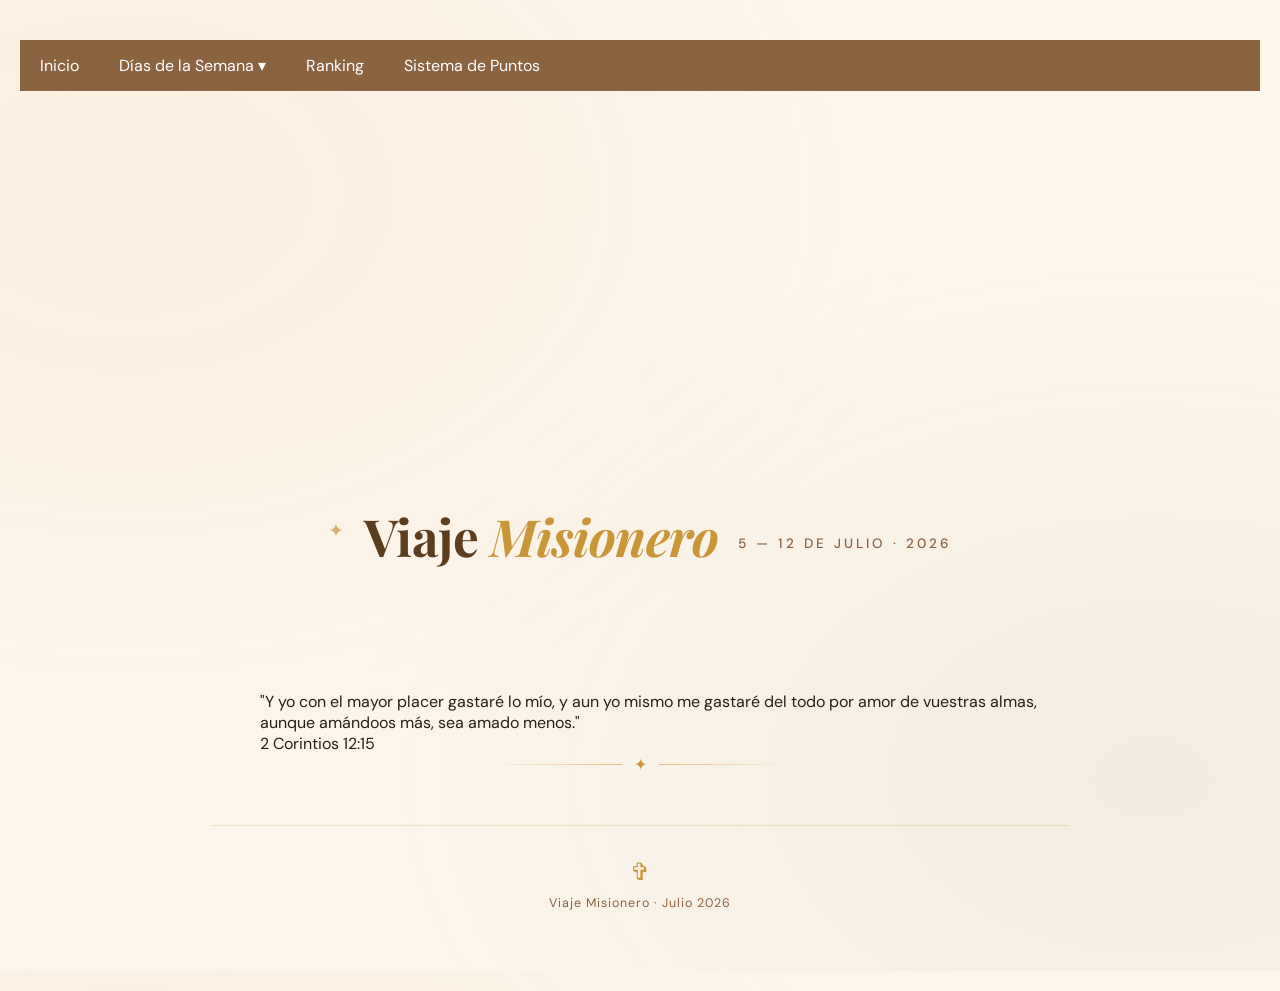
<file: index.html>
<!DOCTYPE html>
<html lang="es">
<head>
<meta charset="UTF-8">
<meta name="viewport" content="width=device-width, initial-scale=1.0">
<title>Viaje Misionero — Julio 2026</title>
<link href="https://fonts.googleapis.com/css2?family=Playfair+Display:ital,wght@0,400;0,700;1,400&family=DM+Sans:wght@300;400;500&display=swap" rel="stylesheet">
<link href="styles.css" rel="stylesheet">
  <style>
        /* Target the parent container */
        header {
            display: flex;                  /* Activates Flexbox layou t */
            justify-content: center;       /* Centers horizontally */
            align-items: center;           /* Centers vertically */
            height: 100vh;                 /* Makes container fill the entire viewport height */
            margin: 0;                     /* Removes default browser spacing */
        }

        /* Your child element styled for visibility */
        h1 {
            padding: 20px;
        }
    </style>
</head>
<body>
<nav>
  <ul class="main-nav">
  <li><a href="index.html">Inicio</a></li>
  
  <!-- Parent Item with Dropdown -->
  <li class="dropdown">
    <a href="#">Días de la Semana ▾</a>
    <ul class="dropdown-menu">
      <li><a href="domingo.html">DOMINGO</a></li>
      <li><a href="lunes.html">LUNES</a></li>
      <li><a href="martes.html">MARTES</a></li>
      <li><a href="miércoles.html">MIÉRCOLES</a></li>
      <li><a href="jueves.html">JUEVES</a></li>
      <li><a href="viernes.html">VIERNES</a></li>
      <li><a href="sabado.html">SÁBADO</a></li>
      <li><a href="domingo2.html">DOMINGO</a></li>
    </ul>
  </li>
  
  <li><a href="ranking.html">Ranking</a></li>
    <li><a href="sistema.html">Sistema de Puntos</a></li>
</nav>
<div class="page">

  <header class="header">
    <h1>Viaje <em>Misionero</em></h1>
    <p class="dates">5 — 12 de Julio · 2026</p>
  </header>
  <div class="verse">
    <p>    <p>"Y yo con el mayor placer gastaré lo mío, y aun yo mismo me gastaré del todo por amor de vuestras almas, aunque amándoos más, sea amado menos." <br>2 Corintios 12:15</p>
</p>
  </div>

  <div class="divider"><span>✦</span></div>
  <footer class="footer">
    <span class="cross">✞</span>
    <p>Viaje Misionero · Julio 2026</p>
  </footer>

</div>
</body>
</html>
</file>
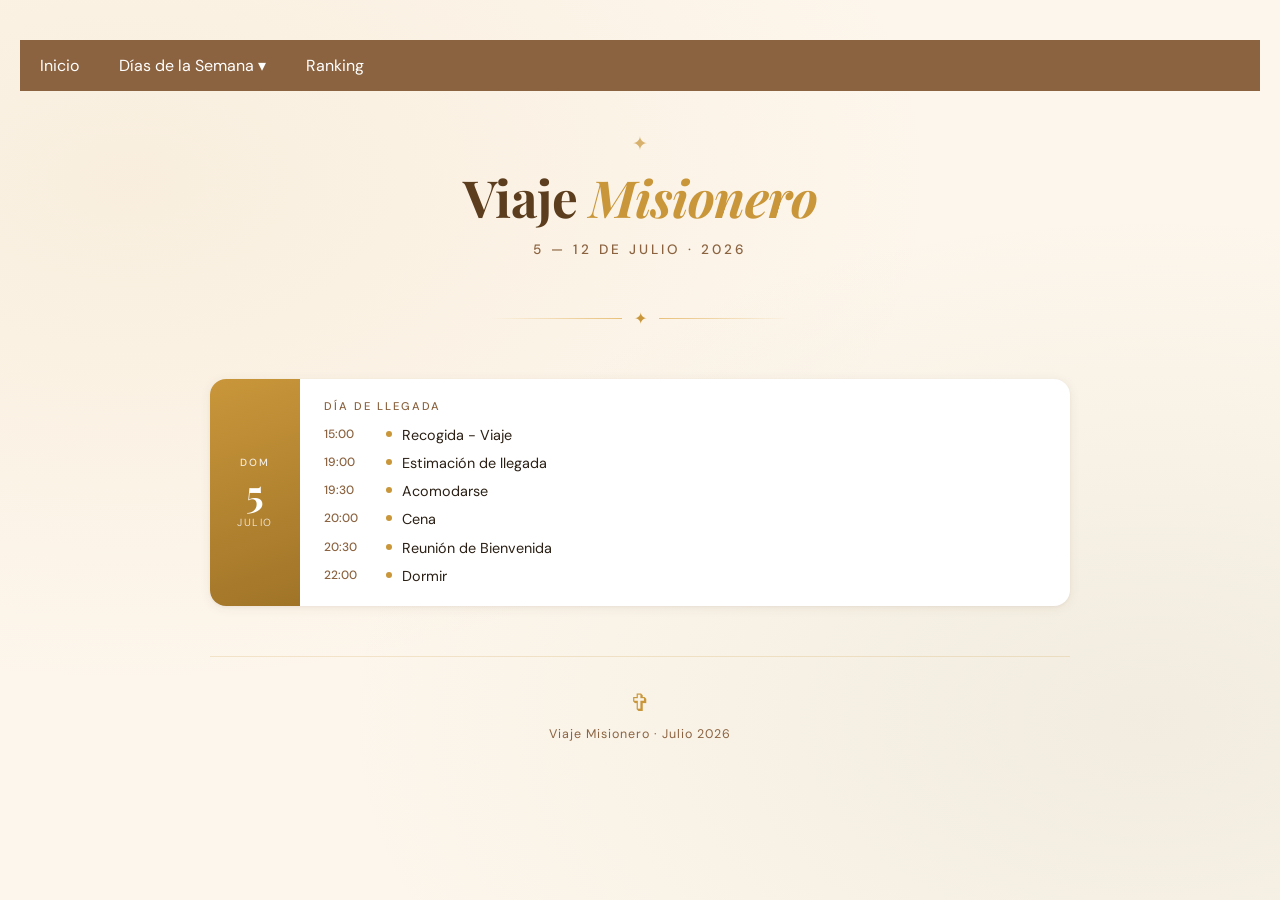
<file: domingo.html>
<!DOCTYPE html>
<html lang="es">
<head>
<meta charset="UTF-8">
<meta name="viewport" content="width=device-width, initial-scale=1.0">
<title>Viaje Misionero — Julio 2026</title>
<link href="https://fonts.googleapis.com/css2?family=Playfair+Display:ital,wght@0,400;0,700;1,400&family=DM+Sans:wght@300;400;500&display=swap" rel="stylesheet">
<link href="styles.css" rel="stylesheet">
</head>
<body>
<nav>
  <ul class="main-nav">
  <li><a href="index.html">Inicio</a></li>
  
  <!-- Parent Item with Dropdown -->
  <li class="dropdown">
    <a href="#">Días de la Semana ▾</a>
    <ul class="dropdown-menu">
      <li><a href="domingo.html">DOMINGO</a></li>
      <li><a href="lunes.html">LUNES</a></li>
      <li><a href="martes.html">MARTES</a></li>
      <li><a href="miércoles.html">MIÉRCOLES</a></li>
      <li><a href="jueves.html">JUEVES</a></li>
      <li><a href="viernes.html">VIERNES</a></li>
      <li><a href="sabado.html">SÁBADO</a></li>
      <li><a href="domingo2.html">DOMINGO</a></li>
    </ul>
  </li>
  
  <li><a href="ranking.html">Ranking</a></li>
</nav>
<div class="page">

  <header class="header">
    <h1>Viaje <em>Misionero</em></h1>
    <p class="dates">5 — 12 de Julio · 2026</p>
  </header>

  <div class="divider"><span>✦</span></div>

  <div class="days">

    <!-- DOMINGO 5 -->
    <div class="day-card color-gold">
      <div class="day-sidebar">
        <span class="weekday">Dom</span>
        <span class="num">5</span>
        <span class="month">Julio</span>
      </div>
      <div class="day-content">
        <p class="day-label">Día de llegada</p>
        <ul class="activities">
          <li class="activity"><span class="time">15:00</span><span class="dot"></span><span>Recogida - Viaje</span></li>
          <li class="activity"><span class="time">19:00</span><span class="dot"></span><span>Estimación de llegada</span></li>
          <li class="activity"><span class="time">19:30</span><span class="dot"></span><span>Acomodarse</span></li>
          <li class="activity"><span class="time">20:00</span><span class="dot"></span><span>Cena</span></li>
          <li class="activity"><span class="time">20:30</span><span class="dot"></span><span>Reunión de Bienvenida</span></li>
          <li class="activity"><span class="time">22:00</span><span class="dot"></span><span>Dormir</span></li>
        </ul>
      </div>
    </div>

  </div>

  <footer class="footer">
    <span class="cross">✞</span>
    <p>Viaje Misionero · Julio 2026</p>
  </footer>

</div>
</body>
</html>
</file>
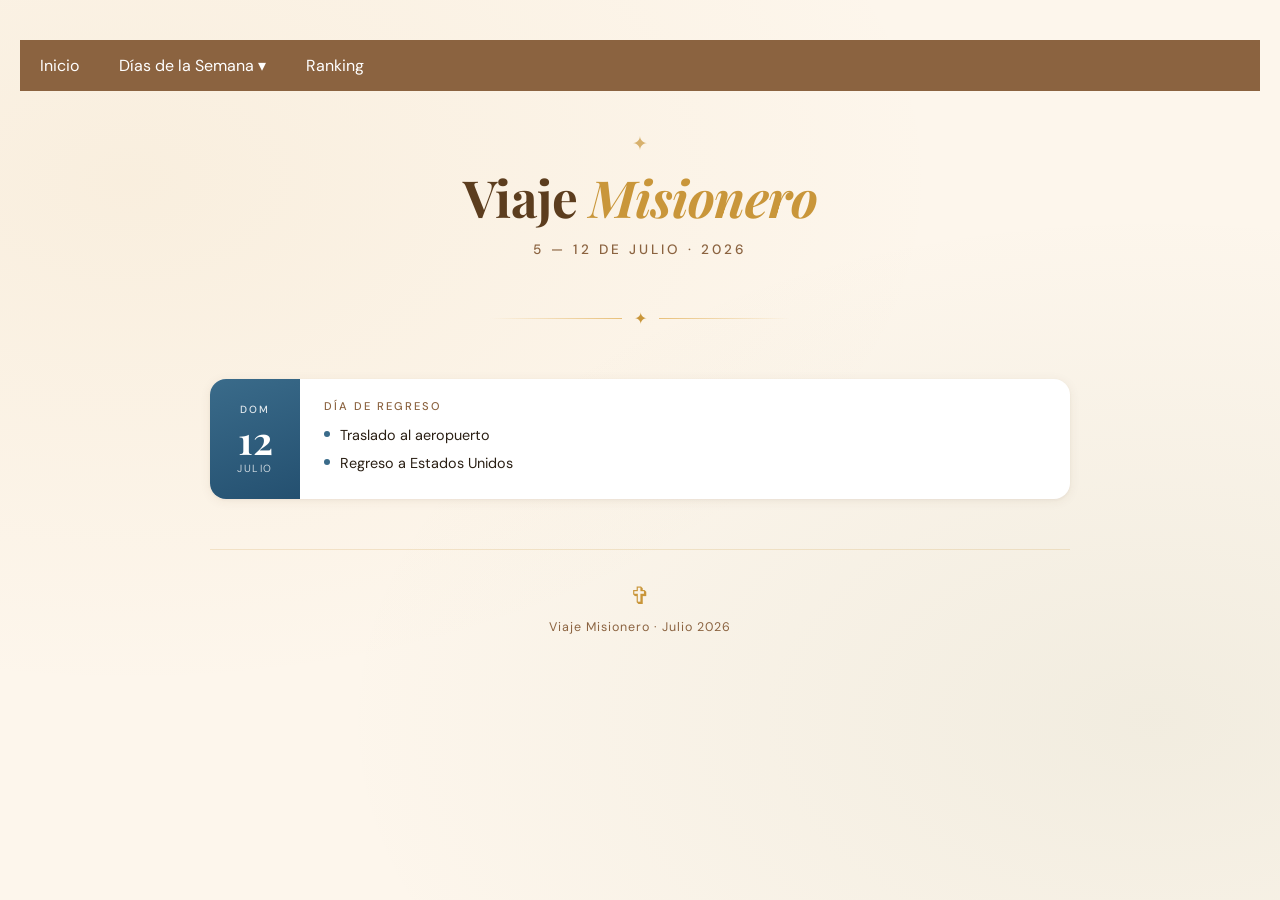
<file: domingo2.html>
<!DOCTYPE html>
<html lang="es">
<head>
<meta charset="UTF-8">
<meta name="viewport" content="width=device-width, initial-scale=1.0">
<title>Viaje Misionero — Julio 2026</title>
<link href="https://fonts.googleapis.com/css2?family=Playfair+Display:ital,wght@0,400;0,700;1,400&family=DM+Sans:wght@300;400;500&display=swap" rel="stylesheet">
<link href="styles.css" rel="stylesheet">
</head>
<body>
<nav>
  <ul class="main-nav">
  <li><a href="index.html">Inicio</a></li>
  
  <!-- Parent Item with Dropdown -->
  <li class="dropdown">
    <a href="#">Días de la Semana ▾</a>
    <ul class="dropdown-menu">
      <li><a href="domingo.html">DOMINGO</a></li>
      <li><a href="lunes.html">LUNES</a></li>
      <li><a href="martes.html">MARTES</a></li>
      <li><a href="miércoles.html">MIÉRCOLES</a></li>
      <li><a href="jueves.html">JUEVES</a></li>
      <li><a href="viernes.html">VIERNES</a></li>
      <li><a href="sabado.html">SÁBADO</a></li>
      <li><a href="domingo2.html">DOMINGO</a></li>
    </ul>
  </li>
  
  <li><a href="ranking.html">Ranking</a></li>
</nav>
<div class="page">

  <header class="header">
    <h1>Viaje <em>Misionero</em></h1>
    <p class="dates">5 — 12 de Julio · 2026</p>
  </header>

  <div class="divider"><span>✦</span></div>

  <div class="days">
    <!-- DOMINGO 12 -->
    <div class="day-card color-blue">
      <div class="day-sidebar">
        <span class="weekday">Dom</span>
        <span class="num">12</span>
        <span class="month">Julio</span>
      </div>
      <div class="day-content">
        <p class="day-label">Día de regreso</p>
        <ul class="activities">
          <li class="activity"><span class="dot"></span><span>Traslado al aeropuerto</span></li>
          <li class="activity"><span class="dot"></span><span>Regreso a Estados Unidos</span></li>
        </ul>
      </div>
    </div>

  </div>

  <footer class="footer">
    <span class="cross">✞</span>
    <p>Viaje Misionero · Julio 2026</p>
  </footer>

</div>
</body>
</html>
</file>
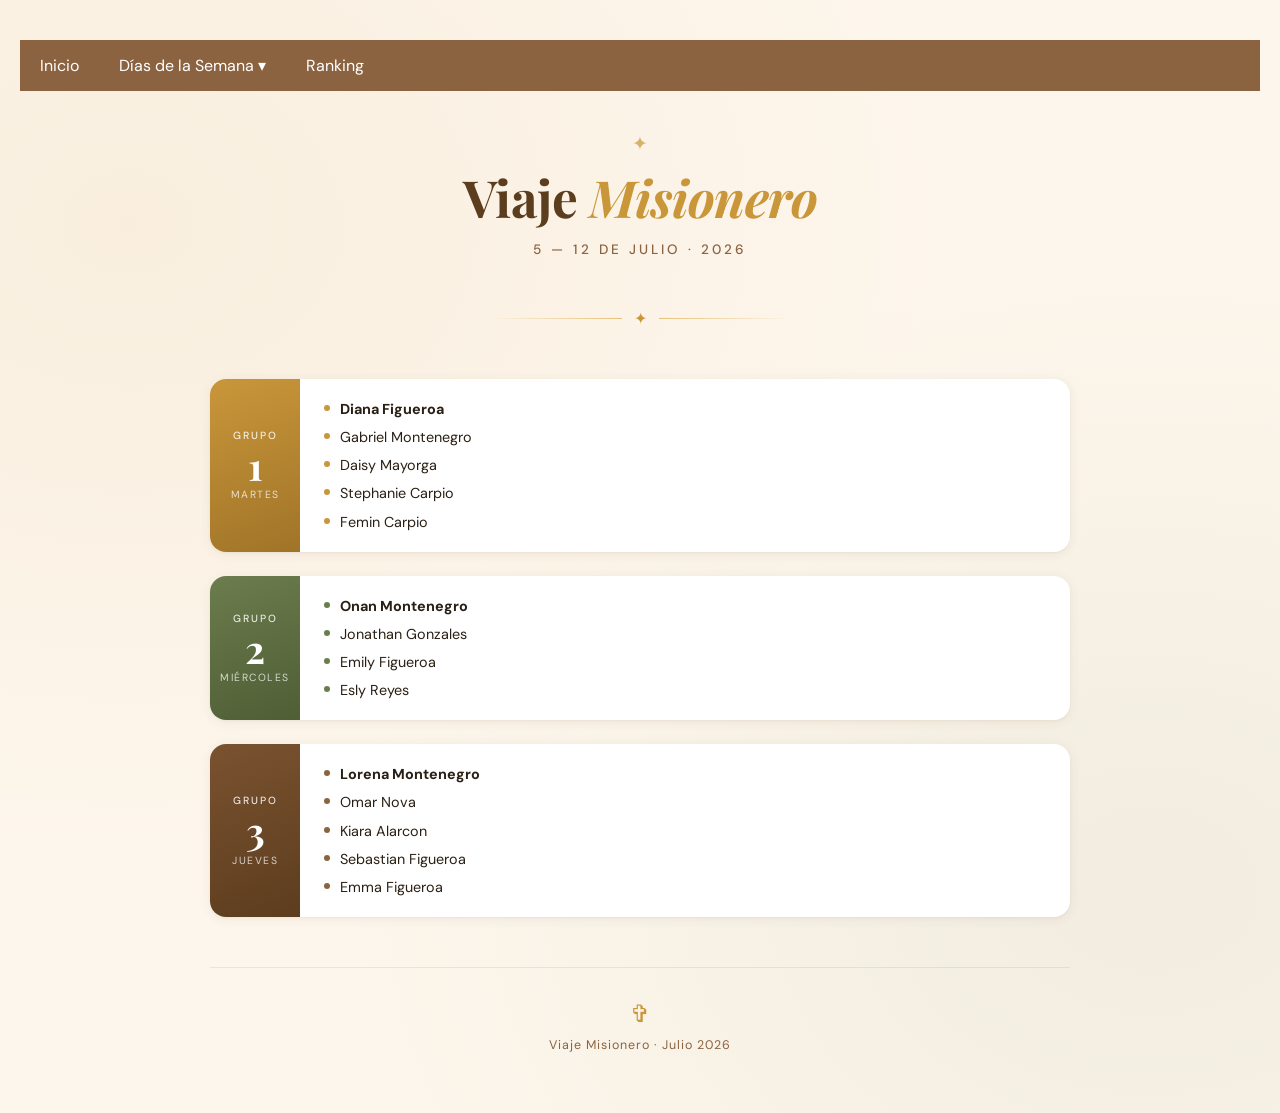
<file: grupos.html>
<!DOCTYPE html>
<html lang="es">
<head>
<meta charset="UTF-8">
<meta name="viewport" content="width=device-width, initial-scale=1.0">
<title>Viaje Misionero — Julio 2026</title>
<link href="https://fonts.googleapis.com/css2?family=Playfair+Display:ital,wght@0,400;0,700;1,400&family=DM+Sans:wght@300;400;500&display=swap" rel="stylesheet">
<link href="styles.css" rel="stylesheet">
</head>
<body>
<nav>
  <ul class="main-nav">
  <li><a href="index.html">Inicio</a></li>
  
  <!-- Parent Item with Dropdown -->
  <li class="dropdown">
    <a href="#">Días de la Semana ▾</a>
    <ul class="dropdown-menu">
      <li><a href="domingo.html">DOMINGO</a></li>
      <li><a href="lunes.html">LUNES</a></li>
      <li><a href="martes.html">MARTES</a></li>
      <li><a href="miércoles.html">MIÉRCOLES</a></li>
      <li><a href="jueves.html">JUEVES</a></li>
      <li><a href="viernes.html">VIERNES</a></li>
      <li><a href="sabado.html">SÁBADO</a></li>
      <li><a href="domingo2.html">DOMINGO</a></li>
    </ul>
  </li>
  
  <li><a href="ranking.html">Ranking</a></li>
</nav>
<div class="page">

  <header class="header">
    <h1>Viaje <em>Misionero</em></h1>
    <p class="dates">5 — 12 de Julio · 2026</p>
  </header>

  <div class="divider"><span>✦</span></div>

  <div class="days">

    <!-- GRUPO 1 -->
    <div class="day-card color-gold">
      <div class="day-sidebar">
        <span class="weekday">GRUPO</span>
        <span class="num">1</span>
        <span class="month">MARTES</span>
      </div>
      <div class="day-content">
        <ul class="activities">
          <li class="activity"><span class="dot"></span><span><strong>Diana Figueroa</strong></span></li>
          <li class="activity"><span class="dot"></span><span>Gabriel Montenegro</span></li>
          <li class="activity"><span class="dot"></span><span>Daisy Mayorga</span></li>
          <li class="activity"><span class="dot"></span><span>Stephanie Carpio</span></li>
          <li class="activity"><span class="dot"></span><span>Femin Carpio</span></li>
        </ul>
      </div>
    </div>

    <!-- LUNES 6 -->
    <div class="day-card color-olive">
      <div class="day-sidebar">
        <span class="weekday">GRUPO</span>
        <span class="num">2</span>
        <span class="month">MIÉRCOLES</span>
      </div>
      <div class="day-content">
        <ul class="activities">
          <li class="activity"><span class="dot"></span><span><strong>Onan Montenegro</strong></span></li>
          <li class="activity"><span class="dot"></span><span>Jonathan Gonzales</span></li>
          <li class="activity"><span class="dot"></span><span>Emily Figueroa</span></li>
          <li class="activity"><span class="dot"></span><span>Esly Reyes</span></li>
        </ul>
      </div>
    </div>

    <!-- MARTES 7 -->
    <div class="day-card color-brown">
      <div class="day-sidebar">
        <span class="weekday">GRUPO</span>
        <span class="num">3</span>
        <span class="month">JUEVES</span>
      </div>
      <div class="day-content">
        <ul class="activities">
          <li class="activity"><span class="dot"></span><span><strong>Lorena Montenegro</strong></span></li>
          <li class="activity"><span class="dot"></span><span>Omar Nova</span></li>
          <li class="activity"><span class="dot"></span><span>Kiara Alarcon</span></li>
          <li class="activity"><span class="dot"></span><span>Sebastian Figueroa</span></li>
          <li class="activity"><span class="dot"></span><span>Emma Figueroa</span></li>
        </ul>
      </div>
    </div>


  </div>

  <footer class="footer">
    <span class="cross">✞</span>
    <p>Viaje Misionero · Julio 2026</p>
  </footer>

</div>
</body>
</html>
</file>
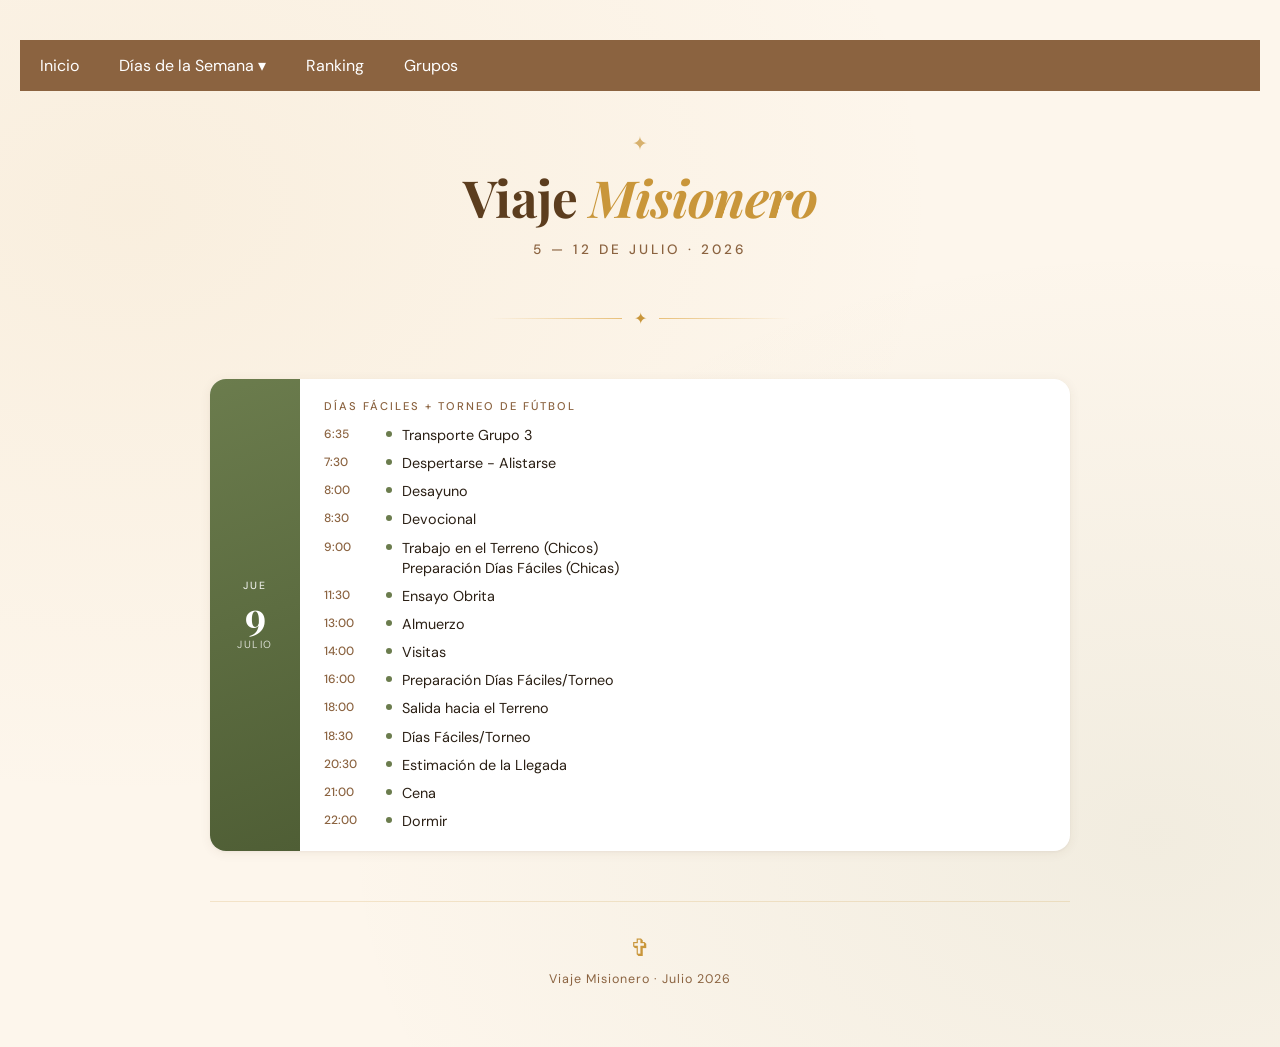
<file: jueves.html>
<!DOCTYPE html>
<html lang="es">
<head>
<meta charset="UTF-8">
<meta name="viewport" content="width=device-width, initial-scale=1.0">
<title>Viaje Misionero — Julio 2026</title>
<link href="https://fonts.googleapis.com/css2?family=Playfair+Display:ital,wght@0,400;0,700;1,400&family=DM+Sans:wght@300;400;500&display=swap" rel="stylesheet">
<link href="styles.css" rel="stylesheet">
</head>
<body>
<nav>
  <ul class="main-nav">
  <li><a href="index.html">Inicio</a></li>
  
  <!-- Parent Item with Dropdown -->
  <li class="dropdown">
    <a href="#">Días de la Semana ▾</a>
    <ul class="dropdown-menu">
      <li><a href="domingo.html">DOMINGO</a></li>
      <li><a href="lunes.html">LUNES</a></li>
      <li><a href="martes.html">MARTES</a></li>
      <li><a href="miércoles.html">MIÉRCOLES</a></li>
      <li><a href="jueves.html">JUEVES</a></li>
      <li><a href="viernes.html">VIERNES</a></li>
      <li><a href="sabado.html">SÁBADO</a></li>
      <li><a href="domingo2.html">DOMINGO</a></li>
    </ul>
  </li>
  
  <li><a href="ranking.html">Ranking</a></li>
  <li><a href="grupos.html">Grupos</a></li>
</nav>
<div class="page">

  <header class="header">
    <h1>Viaje <em>Misionero</em></h1>
    <p class="dates">5 — 12 de Julio · 2026</p>
  </header>

  <div class="divider"><span>✦</span></div>

  <div class="days">


    <!-- JUEVES 9 -->
    <div class="day-card color-olive">
      <div class="day-sidebar">
        <span class="weekday">Jue</span>
        <span class="num">9</span>
        <span class="month">Julio</span>
      </div>
      <div class="day-content">
        <p class="day-label">Días Fáciles + Torneo de fútbol</p>
        <ul class="activities">
          <li class="activity"><span class="time">6:35</span><span class="dot"></span><span>Transporte Grupo 3</span></li>
          <li class="activity"><span class="time">7:30</span><span class="dot"></span><span>Despertarse - Alistarse</span></li>
          <li class="activity"><span class="time">8:00</span><span class="dot"></span><span>Desayuno</span></li>
          <li class="activity"><span class="time">8:30</span><span class="dot"></span><span>Devocional</span></li>
          <li class="activity"><span class="time">9:00</span><span class="dot"></span><span>Trabajo en el Terreno (Chicos) <br>Preparación Días Fáciles (Chicas)</span></span></li>
          <li class="activity"><span class="time">11:30</span><span class="dot"></span><span>Ensayo Obrita</span></li>
          <li class="activity"><span class="time">13:00</span><span class="dot"></span><span>Almuerzo</span></li>
          <li class="activity"><span class="time">14:00</span><span class="dot"></span><span>Visitas</span></li>
          <li class="activity"><span class="time">16:00</span><span class="dot"></span><span>Preparación Días Fáciles/Torneo</span></li>
          <li class="activity"><span class="time">18:00</span><span class="dot"></span><span>Salida hacia el Terreno</span></li>
          <li class="activity"><span class="time">18:30</span><span class="dot"></span><span>Días Fáciles/Torneo</span></li>
          <li class="activity"><span class="time">20:30</span><span class="dot"></span><span>Estimación de la Llegada</span></li>
          <li class="activity"><span class="time">21:00</span><span class="dot"></span><span>Cena</span></li>
          <li class="activity"><span class="time">22:00</span><span class="dot"></span><span>Dormir</span></li>
        </ul>
      </div>
    </div>

  </div>

  <footer class="footer">
    <span class="cross">✞</span>
    <p>Viaje Misionero · Julio 2026</p>
  </footer>

</div>
</body>
</html>
</file>
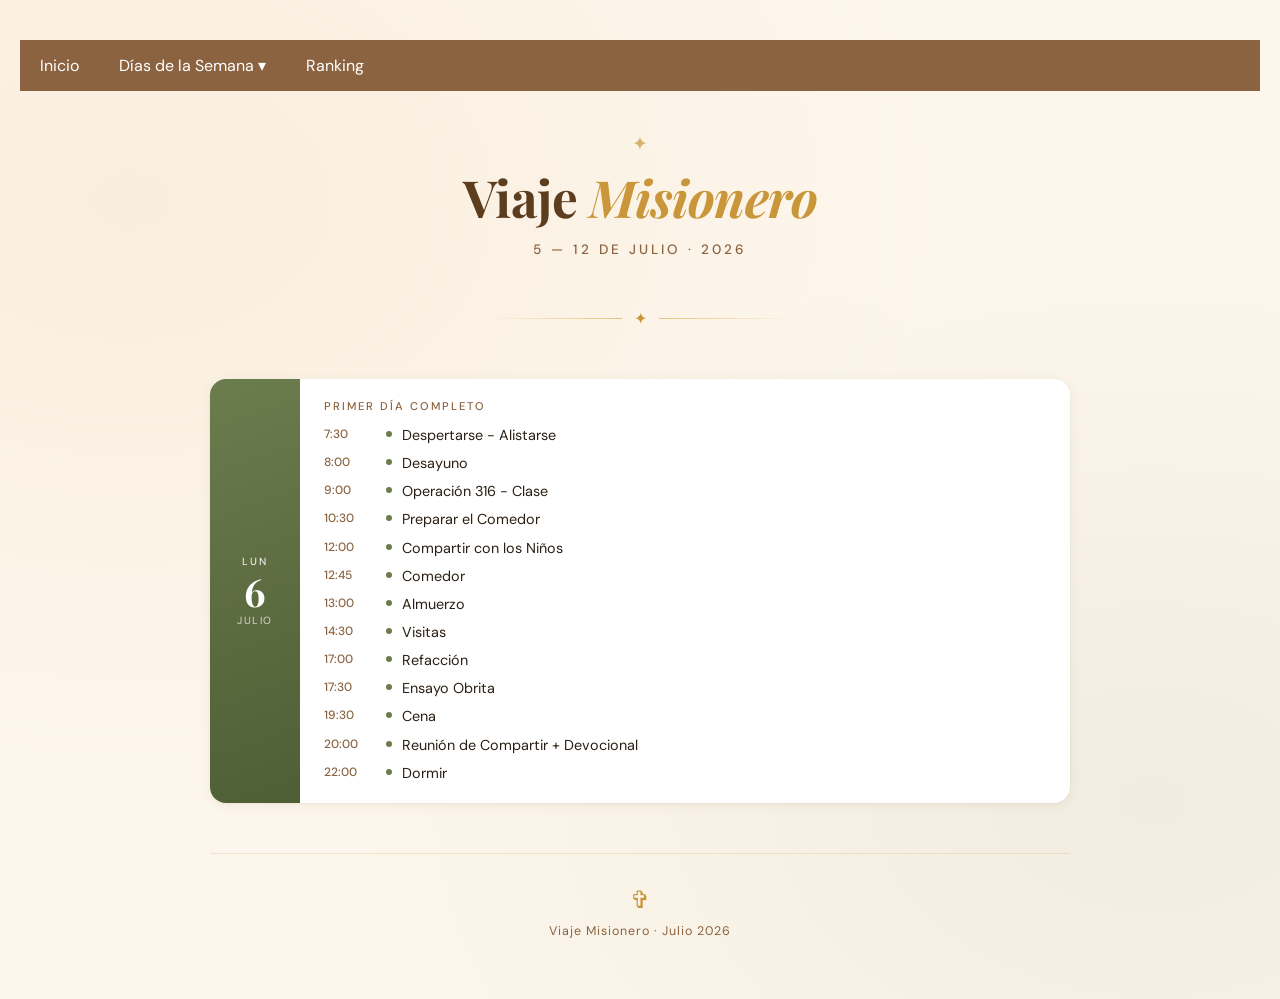
<file: lunes.html>
<!DOCTYPE html>
<html lang="es">
<head>
<meta charset="UTF-8">
<meta name="viewport" content="width=device-width, initial-scale=1.0">
<title>Viaje Misionero — Julio 2026</title>
<link href="https://fonts.googleapis.com/css2?family=Playfair+Display:ital,wght@0,400;0,700;1,400&family=DM+Sans:wght@300;400;500&display=swap" rel="stylesheet">
<link href="styles.css" rel="stylesheet">
</head>
<body>
<nav>
  <ul class="main-nav">
  <li><a href="index.html">Inicio</a></li>
  
  <!-- Parent Item with Dropdown -->
  <li class="dropdown">
    <a href="#">Días de la Semana ▾</a>
    <ul class="dropdown-menu">
      <li><a href="domingo.html">DOMINGO</a></li>
      <li><a href="lunes.html">LUNES</a></li>
      <li><a href="martes.html">MARTES</a></li>
      <li><a href="miércoles.html">MIÉRCOLES</a></li>
      <li><a href="jueves.html">JUEVES</a></li>
      <li><a href="viernes.html">VIERNES</a></li>
      <li><a href="sabado.html">SÁBADO</a></li>
      <li><a href="domingo2.html">DOMINGO</a></li>
    </ul>
  </li>
  
  <li><a href="ranking.html">Ranking</a></li>
</nav>
<div class="page">

  <header class="header">
    <h1>Viaje <em>Misionero</em></h1>
    <p class="dates">5 — 12 de Julio · 2026</p>
  </header>

  <div class="divider"><span>✦</span></div>

  <div class="days">

    <!-- LUNES 6 -->
    <div class="day-card color-olive">
      <div class="day-sidebar">
        <span class="weekday">Lun</span>
        <span class="num">6</span>
        <span class="month">Julio</span>
      </div>
      <div class="day-content">
        <p class="day-label">Primer día completo</p>
        <ul class="activities">
          <li class="activity"><span class="time">7:30</span><span class="dot"></span><span>Despertarse - Alistarse</span></li>
          <li class="activity"><span class="time">8:00</span><span class="dot"></span><span>Desayuno</span></li>
          <li class="activity"><span class="time">9:00</span><span class="dot"></span><span>Operación 316 - Clase</span></li>
          <li class="activity"><span class="time">10:30</span><span class="dot"></span><span>Preparar el Comedor</span></li>
          <li class="activity"><span class="time">12:00</span><span class="dot"></span><span>Compartir con los Niños</span></li>
          <li class="activity"><span class="time">12:45</span><span class="dot"></span><span>Comedor</span></li>
          <li class="activity"><span class="time">13:00</span><span class="dot"></span><span>Almuerzo</span></li>
          <li class="activity"><span class="time">14:30</span><span class="dot"></span><span>Visitas</span></li>
          <li class="activity"><span class="time">17:00</span><span class="dot"></span><span>Refacción</span></li>
          <li class="activity"><span class="time">17:30</span><span class="dot"></span><span>Ensayo Obrita</span></li>
          <li class="activity"><span class="time">19:30</span><span class="dot"></span><span>Cena</span></li>
          <li class="activity"><span class="time">20:00</span><span class="dot"></span><span>Reunión de Compartir + Devocional</span></li>
          <li class="activity"><span class="time">22:00</span><span class="dot"></span><span>Dormir</span></li>
        </ul>
      </div>
    </div>


  </div>

  <footer class="footer">
    <span class="cross">✞</span>
    <p>Viaje Misionero · Julio 2026</p>
  </footer>

</div>
</body>
</html>
</file>
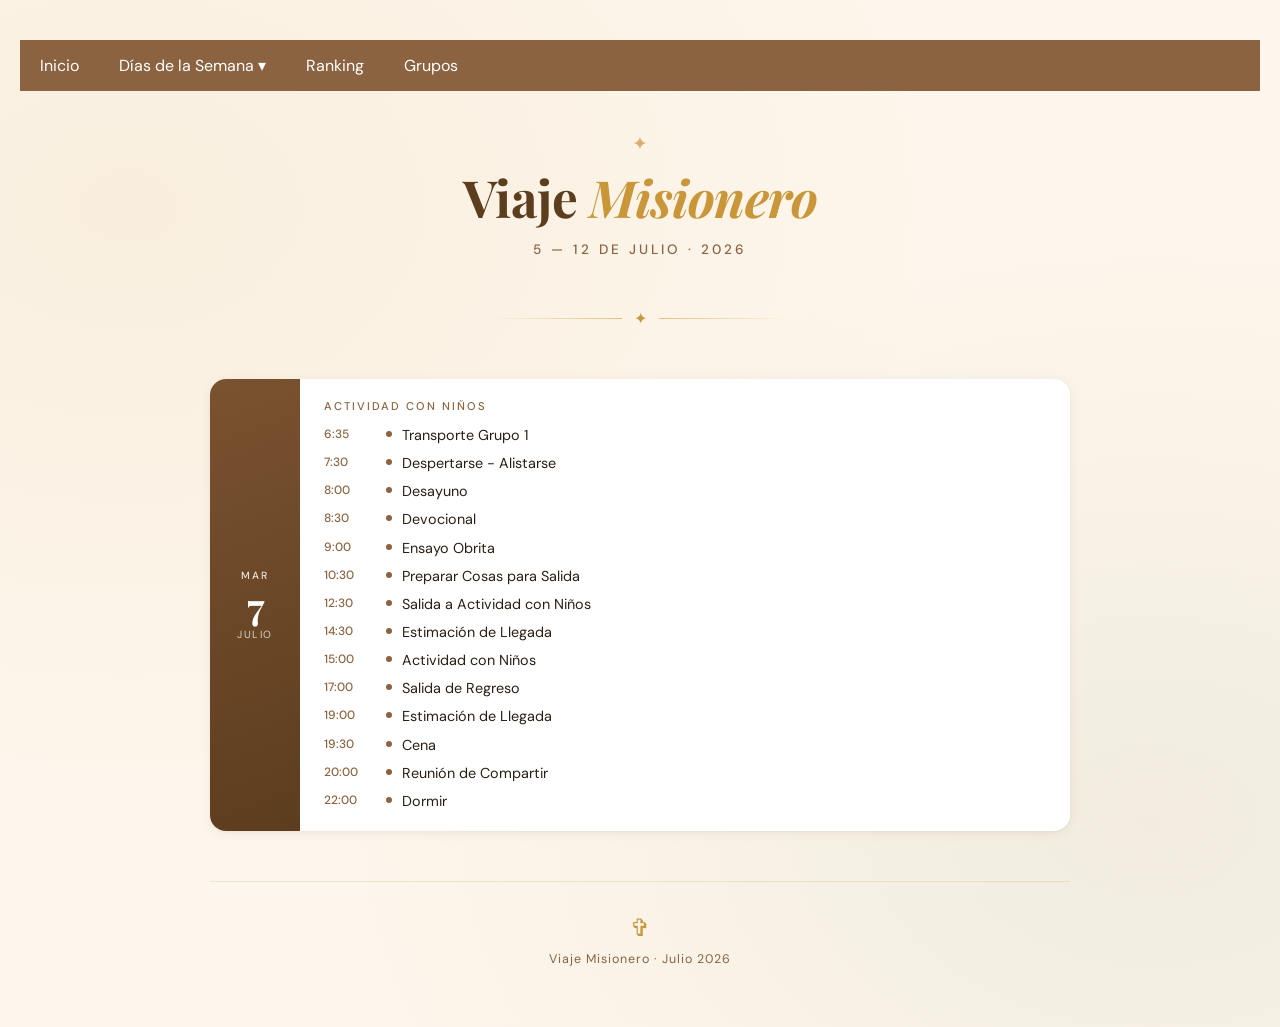
<file: martes.html>
<!DOCTYPE html>
<html lang="es">
<head>
<meta charset="UTF-8">
<meta name="viewport" content="width=device-width, initial-scale=1.0">
<title>Viaje Misionero — Julio 2026</title>
<link href="https://fonts.googleapis.com/css2?family=Playfair+Display:ital,wght@0,400;0,700;1,400&family=DM+Sans:wght@300;400;500&display=swap" rel="stylesheet">
<link href="styles.css" rel="stylesheet">
</head>
<body>
<nav>
  <ul class="main-nav">
  <li><a href="index.html">Inicio</a></li>
  
  <!-- Parent Item with Dropdown -->
  <li class="dropdown">
    <a href="#">Días de la Semana ▾</a>
    <ul class="dropdown-menu">
      <li><a href="domingo.html">DOMINGO</a></li>
      <li><a href="lunes.html">LUNES</a></li>
      <li><a href="martes.html">MARTES</a></li>
      <li><a href="miércoles.html">MIÉRCOLES</a></li>
      <li><a href="jueves.html">JUEVES</a></li>
      <li><a href="viernes.html">VIERNES</a></li>
      <li><a href="sabado.html">SÁBADO</a></li>
      <li><a href="domingo2.html">DOMINGO</a></li>
    </ul>
  </li>
  
  <li><a href="ranking.html">Ranking</a></li>
    <li><a href="grupos.html">Grupos</a></li>
</nav>
<div class="page">

  <header class="header">
    <h1>Viaje <em>Misionero</em></h1>
    <p class="dates">5 — 12 de Julio · 2026</p>
  </header>

  <div class="divider"><span>✦</span></div>

  <div class="days">

    <!-- MARTES 7 -->
    <div class="day-card color-brown">
      <div class="day-sidebar">
        <span class="weekday">Mar</span>
        <span class="num">7</span>
        <span class="month">Julio</span>
      </div>
      <div class="day-content">
        <p class="day-label">Actividad con niños</p>
        <ul class="activities">
          <li class="activity"><span class="time">6:35</span><span class="dot"></span><span>Transporte Grupo 1</span></li>
          <li class="activity"><span class="time">7:30</span><span class="dot"></span><span>Despertarse - Alistarse</span></li>
          <li class="activity"><span class="time">8:00</span><span class="dot"></span><span>Desayuno</span></li>
          <li class="activity"><span class="time">8:30</span><span class="dot"></span><span>Devocional</span></li>
          <li class="activity"><span class="time">9:00</span><span class="dot"></span><span>Ensayo Obrita</span></li>
          <li class="activity"><span class="time">10:30</span><span class="dot"></span><span>Preparar Cosas para Salida</span></li>
          <li class="activity"><span class="time">12:30</span><span class="dot"></span><span>Salida a Actividad con Niños</span></li>
          <li class="activity"><span class="time">14:30</span><span class="dot"></span><span>Estimación de Llegada</span></li>
          <li class="activity"><span class="time">15:00</span><span class="dot"></span><span>Actividad con Niños</span></li>
          <li class="activity"><span class="time">17:00</span><span class="dot"></span><span>Salida de Regreso</span></li>
          <li class="activity"><span class="time">19:00</span><span class="dot"></span><span>Estimación de Llegada</span></li>
          <li class="activity"><span class="time">19:30</span><span class="dot"></span><span>Cena</span></li>
          <li class="activity"><span class="time">20:00</span><span class="dot"></span><span>Reunión de Compartir</span></li>
          <li class="activity"><span class="time">22:00</span><span class="dot"></span><span>Dormir</span></li>
        </ul>
      </div>
    </div>


  </div>

  <footer class="footer">
    <span class="cross">✞</span>
    <p>Viaje Misionero · Julio 2026</p>
  </footer>

</div>
</body>
</html>
</file>
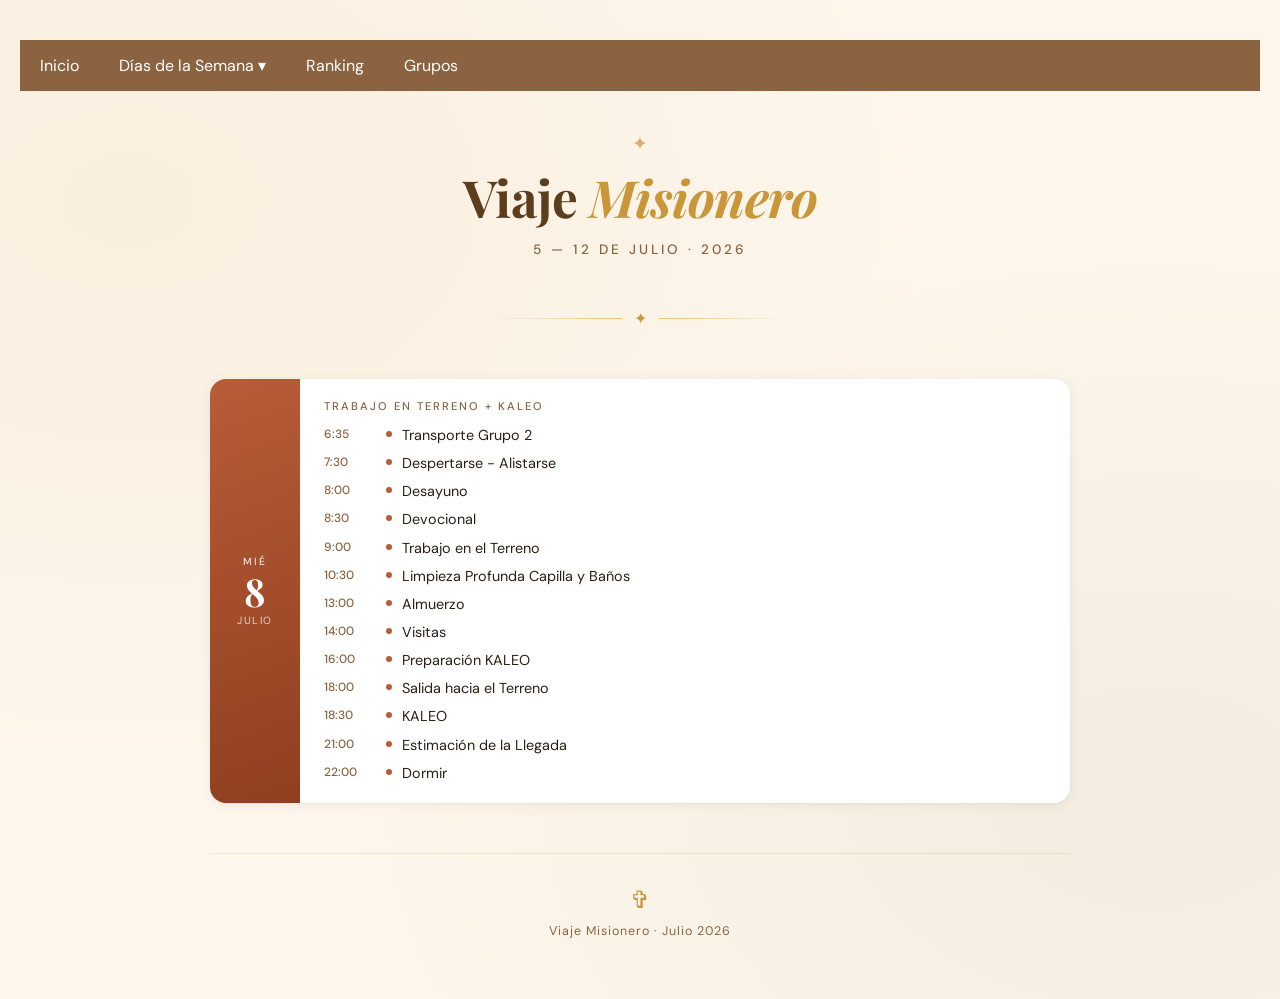
<file: miércoles.html>
<!DOCTYPE html>
<html lang="es">
<head>
<meta charset="UTF-8">
<meta name="viewport" content="width=device-width, initial-scale=1.0">
<title>Viaje Misionero — Julio 2026</title>
<link href="https://fonts.googleapis.com/css2?family=Playfair+Display:ital,wght@0,400;0,700;1,400&family=DM+Sans:wght@300;400;500&display=swap" rel="stylesheet">
<link href="styles.css" rel="stylesheet">
</head>
<body>
<nav>
  <ul class="main-nav">
  <li><a href="index.html">Inicio</a></li>
  
  <!-- Parent Item with Dropdown -->
  <li class="dropdown">
    <a href="#">Días de la Semana ▾</a>
    <ul class="dropdown-menu">
      <li><a href="domingo.html">DOMINGO</a></li>
      <li><a href="lunes.html">LUNES</a></li>
      <li><a href="martes.html">MARTES</a></li>
      <li><a href="miércoles.html">MIÉRCOLES</a></li>
      <li><a href="jueves.html">JUEVES</a></li>
      <li><a href="viernes.html">VIERNES</a></li>
      <li><a href="sabado.html">SÁBADO</a></li>
      <li><a href="domingo2.html">DOMINGO</a></li>
    </ul>
  </li>
  
  <li><a href="ranking.html">Ranking</a></li>
  <li><a href="grupos.html">Grupos</a></li>
</nav>
<div class="page">

  <header class="header">
    <h1>Viaje <em>Misionero</em></h1>
    <p class="dates">5 — 12 de Julio · 2026</p>
  </header>

  <div class="divider"><span>✦</span></div>

  <div class="days">

    <!-- MIÉRCOLES 8 -->
    <div class="day-card color-rust">
      <div class="day-sidebar">
        <span class="weekday">Mié</span>
        <span class="num">8</span>
        <span class="month">Julio</span>
      </div>
      <div class="day-content">
        <p class="day-label">Trabajo en terreno + Kaleo</p>
        <ul class="activities">
          <li class="activity"><span class="time">6:35</span><span class="dot"></span><span>Transporte Grupo 2</span></li>
          <li class="activity"><span class="time">7:30</span><span class="dot"></span><span>Despertarse - Alistarse</span></li>
          <li class="activity"><span class="time">8:00</span><span class="dot"></span><span>Desayuno</span></li>
          <li class="activity"><span class="time">8:30</span><span class="dot"></span><span>Devocional</span></li>
          <li class="activity"><span class="time">9:00</span><span class="dot"></span><span>Trabajo en el Terreno</span></li>
          <li class="activity"><span class="time">10:30</span><span class="dot"></span><span>Limpieza Profunda Capilla y Baños</span></li>
          <li class="activity"><span class="time">13:00</span><span class="dot"></span><span>Almuerzo</span></li>
          <li class="activity"><span class="time">14:00</span><span class="dot"></span><span>Visitas</span></li>
          <li class="activity"><span class="time">16:00</span><span class="dot"></span><span>Preparación KALEO</span></li>
          <li class="activity"><span class="time">18:00</span><span class="dot"></span><span>Salida hacia el Terreno</span></li>
          <li class="activity"><span class="time">18:30</span><span class="dot"></span><span>KALEO</span></li>
          <li class="activity"><span class="time">21:00</span><span class="dot"></span><span>Estimación de la Llegada</span></li>
          <li class="activity"><span class="time">22:00</span><span class="dot"></span><span>Dormir</span></li>
        </ul>
      </div>
    </div>

  </div>

  <footer class="footer">
    <span class="cross">✞</span>
    <p>Viaje Misionero · Julio 2026</p>
  </footer>

</div>
</body>
</html>
</file>
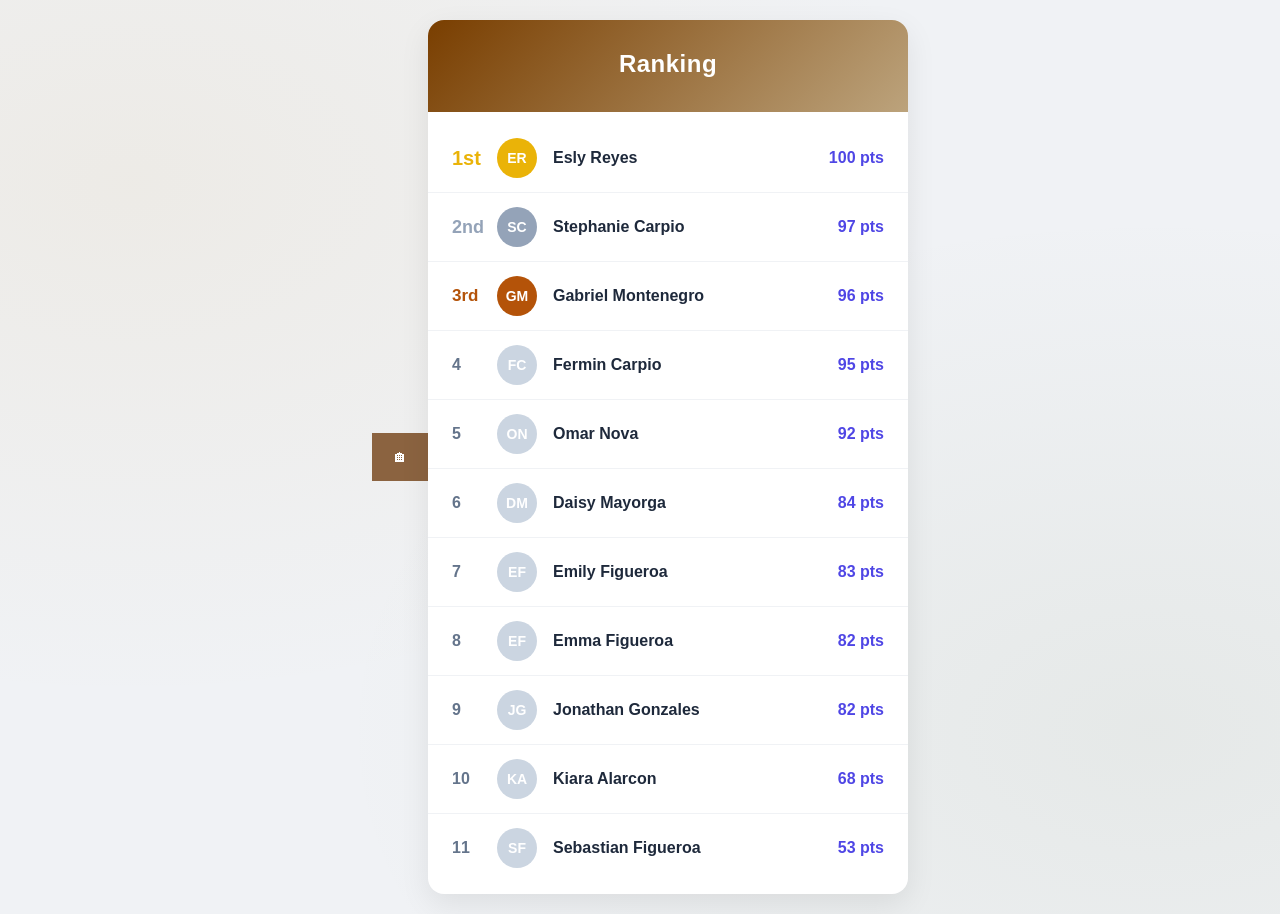
<file: ranking.html>
<!DOCTYPE html>
<html lang="en">
<head>
    <meta charset="UTF-8">
    <meta name="viewport" content="width=device-width, initial-scale=1.0">
    <title>Ranking</title>
    <link href="styles.css" rel="stylesheet">
    <style>
        /* Base Reset & Variables */
        * {
            margin: 0;
            padding: 0;
            box-sizing: border-box;
            font-family: 'Segoe UI', Tahoma, Geneva, Verdana, sans-serif;
        }

        body {
            background-color: #f0f2f5;
            display: flex;
            justify-content: center;
            align-items: center;
            min-height: 100vh;
            padding: 20px;
        }

        /* Leaderboard Container Card */
        .leaderboard-card {
            background: #ffffff;
            border-radius: 16px;
            box-shadow: 0 10px 30px rgba(0, 0, 0, 0.08);
            width: 100%;
            max-width: 480px;
            overflow: hidden;
        }

        /* Header Section */
        .leaderboard-header {
            background: linear-gradient(135deg, #793e00 0%, #bca37c 100%);
            padding: 30px 24px;
            text-align: center;
            color: #ffffff;
        }

        .leaderboard-header h1 {
            font-size: 24px;
            font-weight: 700;
            letter-spacing: 0.5px;
            margin-bottom: 4px;
        }

        .leaderboard-header p {
            font-size: 14px;
            opacity: 0.85;
        }

        /* Leaderboard List */
        .leaderboard-list {
            list-style: none;
            padding: 12px 0;
        }

        /* Row Layout */
        .leaderboard-row {
            display: flex;
            align-items: center;
            padding: 14px 24px;
            border-bottom: 1px solid #f0f2f5;
            transition: all 0.2s ease-in-out;
            cursor: pointer;
        }

        .leaderboard-row:last-child {
            border-bottom: none;
        }

        .leaderboard-row:hover {
            background-color: #f8fafc;
            transform: scale(1.01);
        }

        /* Ranking Position Column */
        .rank {
            font-size: 16px;
            font-weight: 700;
            color: #64748b;
            width: 45px; /* Slightly widened to fit "1st", "2nd", etc. */
            text-align: left;
        }

        /* Profile Thumbnail Placeholder */
        .avatar {
            width: 40px;
            height: 40px;
            border-radius: 50%;
            background-color: #cbd5e1;
            display: flex;
            align-items: center;
            justify-content: center;
            font-weight: bold;
            color: #ffffff;
            margin-right: 16px;
            font-size: 14px;
        }

        /* User Details Column */
        .user-info {
            flex-grow: 1;
        }

        .user-name {
            font-size: 16px;
            font-weight: 600;
            color: #1e293b;
        }

        .user-title {
            font-size: 12px;
            color: #64748b;
            margin-top: 2px;
        }

        /* Points Column */
        .score {
            font-size: 16px;
            font-weight: 700;
            color: #4f46e5;
            text-align: right;
        }

        /* Top 3 Specialized Styling (Applied via JS now) */
        .row-first .rank { color: #eab308; font-size: 20px; }
        .row-first .avatar { background: #eab308 !important; }
        
        .row-second .rank { color: #94a3b8; font-size: 18px; }
        .row-second .avatar { background: #94a3b8 !important; }
        
        .row-third .rank { color: #b45309; font-size: 17px; }
        .row-third .avatar { background: #b45309 !important; }

    </style>
</head>
<body>
    <nav>
  <ul class="main-nav">
  <li><a href="index.html">🏠︎</a></li>
  </li>
  <ul>
</nav>
    <div class="leaderboard-card">
        <div class="leaderboard-header">
            <h1>Ranking</h1>
        </div>

        <!-- NOTICE: The rows are completely out of order in the HTML below. 
             The JavaScript will automatically sort them on load. -->
        <ul class="leaderboard-list" id="leaderboard">
            
            <li class="leaderboard-row">
                <span class="rank"></span>
                <div class="avatar"></div>
                <div class="user-info">
                    <div class="user-name">Daisy Mayorga</div>
                </div>
                <span class="score">84 pts</span>
            </li>

            <li class="leaderboard-row">
                <span class="rank"></span>
                <div class="avatar"></div>
                <div class="user-info">
                    <div class="user-name">Emily Figueroa</div>
                </div>
                <span class="score">83 pts</span>
            </li>

            <li class="leaderboard-row">
                <span class="rank"></span>
                <div class="avatar"></div>
                <div class="user-info">
                    <div class="user-name">Emma Figueroa</div>
                </div>
                <span class="score">82 pts</span>
            </li>

            <li class="leaderboard-row">
                <span class="rank"></span>
                <div class="avatar"></div>
                <div class="user-info">
                    <div class="user-name">Esly Reyes</div>
                </div>
                <span class="score">100 pts</span>
            </li>

            <li class="leaderboard-row">
                <span class="rank"></span>
                <div class="avatar"></div>
                <div class="user-info">
                    <div class="user-name">Fermin Carpio</div>
                </div>
                <span class="score">95 pts</span>
            </li>

                        <li class="leaderboard-row">
                <span class="rank"></span>
                <div class="avatar"></div>
                <div class="user-info">
                    <div class="user-name">Gabriel Montenegro</div>
                </div>
                <span class="score">96 pts</span>
            </li>

                        <li class="leaderboard-row">
                <span class="rank"></span>
                <div class="avatar"></div>
                <div class="user-info">
                    <div class="user-name">Jonathan Gonzales</div>
                </div>
                <span class="score">82 pts</span>
            </li>

                        <li class="leaderboard-row">
                <span class="rank"></span>
                <div class="avatar"></div>
                <div class="user-info">
                    <div class="user-name">Kiara Alarcon</div>
                </div>
                <span class="score">68 pts</span>
            </li>

                        <li class="leaderboard-row">
                <span class="rank"></span>
                <div class="avatar"></div>
                <div class="user-info">
                    <div class="user-name">Omar Nova</div>
                </div>
                <span class="score">92 pts</span>
            </li>

                        <li class="leaderboard-row">
                <span class="rank"></span>
                <div class="avatar"></div>
                <div class="user-info">
                    <div class="user-name">Sebastian Figueroa</div>
                </div>
                <span class="score">53 pts</span>
            </li>

                        <li class="leaderboard-row">
                <span class="rank"></span>
                <div class="avatar"></div>
                <div class="user-info">
                    <div class="user-name">Stephanie Carpio</div>
                </div>
                <span class="score">97 pts</span>
            </li>

        </ul>
    </div>

    <script>
        document.addEventListener("DOMContentLoaded", () => {
            const listContainer = document.getElementById("leaderboard");
            const rows = Array.from(listContainer.querySelectorAll(".leaderboard-row"));

            // 1. Clean and sort the rows by numerical score
            rows.sort((rowA, rowB) => {
                const scoreAText = rowA.querySelector(".score").textContent;
                const scoreBText = rowB.querySelector(".score").textContent;

                // Strip out letters, commas, spaces, leaving only numbers
                const scoreA = parseInt(scoreAText.replace(/[^0-9]/g, ""), 10);
                const scoreB = parseInt(scoreBText.replace(/[^0-9]/g, ""), 10);

                return scoreB - scoreA; // Sort descending (Highest score first)
            });

            // 2. Loop through the sorted array to update visual contents and re-inject elements
            rows.forEach((row, index) => {
                
                // Clear any leftover rank classes from past states
                row.classList.remove("row-first", "row-second", "row-third");

                // Assign Rank Numbers and Podium Classes
                const rankSpan = row.querySelector(".rank");
                const position = index + 1;

                if (position === 1) {
                    rankSpan.textContent = "1st";
                    row.classList.add("row-first");
                } else if (position === 2) {
                    rankSpan.textContent = "2nd";
                    row.classList.add("row-second");
                } else if (position === 3) {
                    rankSpan.textContent = "3rd";
                    row.classList.add("row-third");
                } else {
                    rankSpan.textContent = position;
                }

                // Handle Initials Generation
                const nameText = row.querySelector(".user-name").textContent.trim();
                const avatarDiv = row.querySelector(".avatar");
                const initials = nameText
                    .split(/\s+/)
                    .map(word => word.charAt(0))
                    .join("")
                    .toUpperCase()
                    .substring(0, 2);
                
                avatarDiv.textContent = initials;

                // Re-append the row to the container in its corrected order
                listContainer.appendChild(row);
            });
        });
    </script>

</body>
</html>
</file>
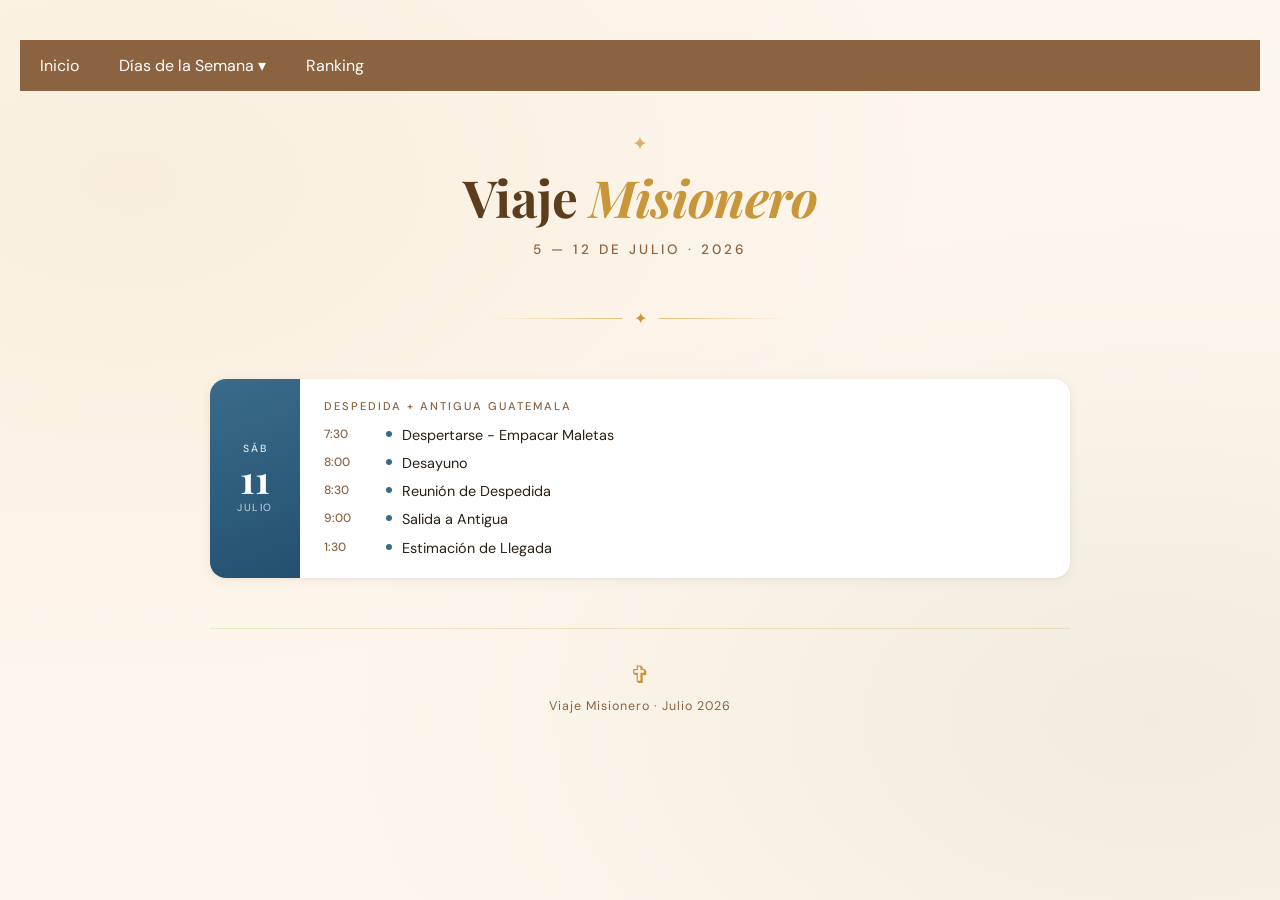
<file: sabado.html>
<!DOCTYPE html>
<html lang="es">
<head>
<meta charset="UTF-8">
<meta name="viewport" content="width=device-width, initial-scale=1.0">
<title>Viaje Misionero — Julio 2026</title>
<link href="https://fonts.googleapis.com/css2?family=Playfair+Display:ital,wght@0,400;0,700;1,400&family=DM+Sans:wght@300;400;500&display=swap" rel="stylesheet">
<link href="styles.css" rel="stylesheet">
</head>
<body>
<nav>
  <ul class="main-nav">
  <li><a href="index.html">Inicio</a></li>
  
  <!-- Parent Item with Dropdown -->
  <li class="dropdown">
    <a href="#">Días de la Semana ▾</a>
    <ul class="dropdown-menu">
      <li><a href="domingo.html">DOMINGO</a></li>
      <li><a href="lunes.html">LUNES</a></li>
      <li><a href="martes.html">MARTES</a></li>
      <li><a href="miércoles.html">MIÉRCOLES</a></li>
      <li><a href="jueves.html">JUEVES</a></li>
      <li><a href="viernes.html">VIERNES</a></li>
      <li><a href="sabado.html">SÁBADO</a></li>
      <li><a href="domingo2.html">DOMINGO</a></li>
    </ul>
  </li>
  
  <li><a href="ranking.html">Ranking</a></li>
</nav>
<div class="page">

  <header class="header">
    <h1>Viaje <em>Misionero</em></h1>
    <p class="dates">5 — 12 de Julio · 2026</p>
  </header>

  <div class="divider"><span>✦</span></div>

  <div class="days">
 <!-- SÁBADO 11 -->
    <div class="day-card color-blue">
      <div class="day-sidebar">
        <span class="weekday">Sáb</span>
        <span class="num">11</span>
        <span class="month">Julio</span>
      </div>
      <div class="day-content">
        <p class="day-label">Despedida + Antigua Guatemala</p>
        <ul class="activities">
          <li class="activity"><span class="time">7:30</span><span class="dot"></span><span>Despertarse - Empacar Maletas</span></li>
          <li class="activity"><span class="time">8:00</span><span class="dot"></span><span>Desayuno</span></li>
          <li class="activity"><span class="time">8:30</span><span class="dot"></span><span>Reunión de Despedida</span></li>
          <li class="activity"><span class="time">9:00</span><span class="dot"></span><span>Salida a Antigua</span></li>
          <li class="activity"><span class="time">1:30</span><span class="dot"></span><span>Estimación de Llegada</span></span></li>
        </ul>
      </div>
    </div>

  </div>

  <footer class="footer">
    <span class="cross">✞</span>
    <p>Viaje Misionero · Julio 2026</p>
  </footer>

</div>
</body>
</html>
</file>
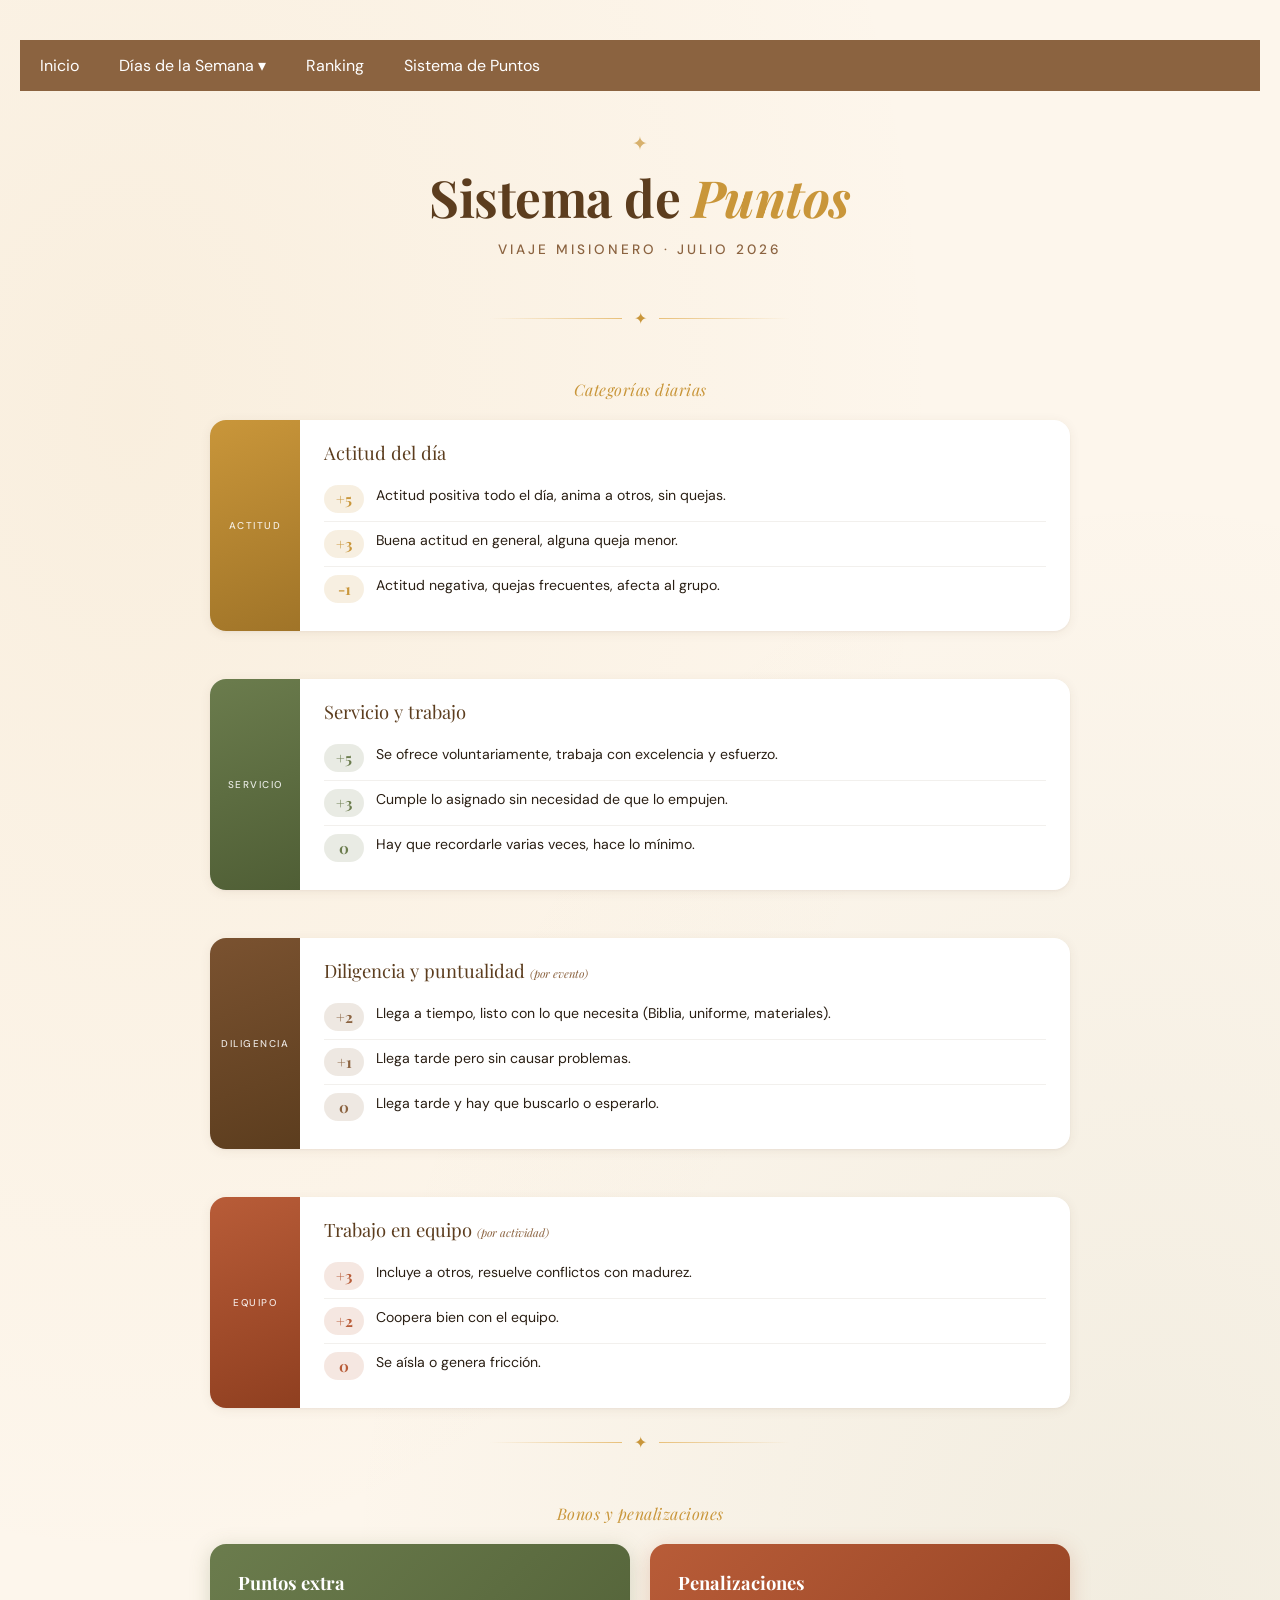
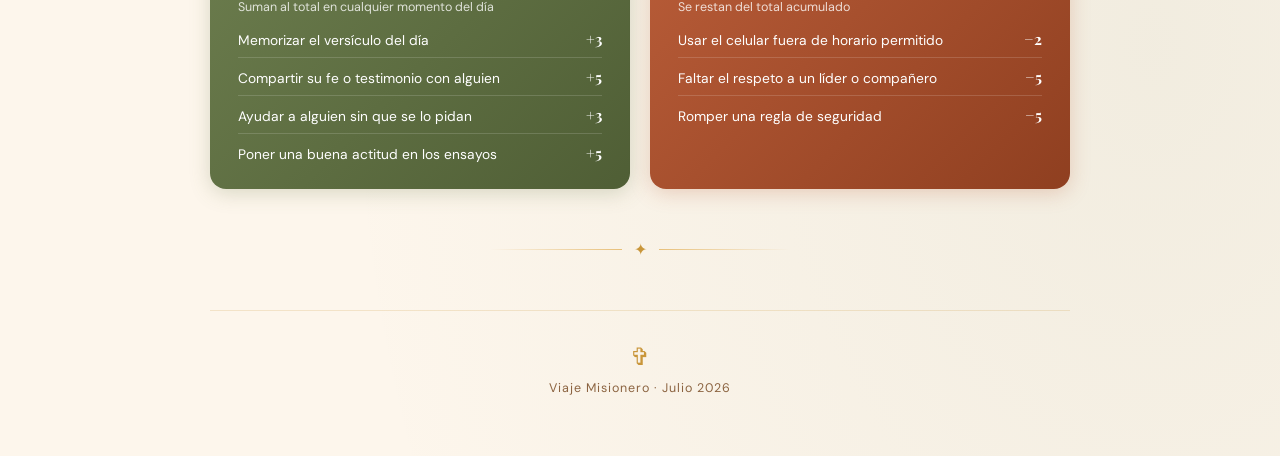
<file: sistema.html>
<!DOCTYPE html>
<html lang="es">
<head>
<meta charset="UTF-8">
<meta name="viewport" content="width=device-width, initial-scale=1.0">
<title>Sistema de Puntos — Viaje Misionero</title>
<link href="https://fonts.googleapis.com/css2?family=Playfair+Display:ital,wght@0,400;0,700;1,400&family=DM+Sans:wght@300;400;500&display=swap" rel="stylesheet">
<link href="styles.css" rel="stylesheet">
<style>
  /* Estilos adicionales solo para esta página, respetando la paleta de styles.css */

  .rubric-card {
    background: white;
    border-radius: 16px;
    overflow: hidden;
    box-shadow: 0 2px 12px rgba(92,61,30,0.07), 0 1px 3px rgba(92,61,30,0.05);
    display: grid;
    grid-template-columns: 90px 1fr;
    animation: fadeUp 0.5s ease both;
    margin-bottom: 24px;
  }

  .rubric-card:hover {
    transform: translateY(-2px);
    box-shadow: 0 8px 28px rgba(92,61,30,0.12);
    transition: transform 0.2s ease, box-shadow 0.2s ease;
  }

  .rubric-sidebar {
    display: flex;
    flex-direction: column;
    align-items: center;
    justify-content: center;
    padding: 24px 10px;
    color: white;
    text-align: center;
  }

  .rubric-sidebar .icon {
    font-size: 1.7rem;
    margin-bottom: 6px;
  }

  .rubric-sidebar .label {
    font-size: 0.62rem;
    font-weight: 500;
    letter-spacing: 1.5px;
    text-transform: uppercase;
    opacity: 0.85;
  }

  .rubric-content {
    padding: 20px 24px;
  }

  .rubric-title {
    font-family: 'Playfair Display', serif;
    font-size: 1.15rem;
    color: var(--brown);
    margin-bottom: 12px;
  }

  .point-row {
    display: flex;
    align-items: flex-start;
    gap: 12px;
    font-size: 0.88rem;
    color: var(--ink);
    line-height: 1.45;
    padding: 8px 0;
    border-top: 1px solid rgba(92,61,30,0.08);
  }

  .point-row:first-of-type {
    border-top: none;
  }

  .point-badge {
    min-width: 40px;
    text-align: center;
    font-family: 'Playfair Display', serif;
    font-weight: 700;
    font-size: 0.95rem;
    padding: 3px 8px;
    border-radius: 20px;
    flex-shrink: 0;
  }

  .color-gold .point-badge { background: rgba(201,150,58,0.15); color: var(--gold); }
  .color-olive .point-badge { background: rgba(107,124,77,0.15); color: var(--olive); }
  .color-brown .point-badge { background: rgba(139,99,64,0.15); color: var(--brown-light); }
  .color-rust .point-badge { background: rgba(184,92,56,0.15); color: var(--rust); }
  .color-blue .point-badge { background: rgba(58,107,138,0.15); color: var(--blue); }

  .bonus-grid {
    display: grid;
    grid-template-columns: 1fr 1fr;
    gap: 20px;
    margin-bottom: 24px;
  }

  .bonus-card {
    border-radius: 16px;
    padding: 26px 28px;
    color: white;
    animation: fadeUp 0.5s ease both;
  }

  .bonus-card.positive {
    background: linear-gradient(135deg, #6b7c4d 0%, #4f5e35 100%);
    box-shadow: 0 4px 20px rgba(107,124,77,0.25);
  }

  .bonus-card.negative {
    background: linear-gradient(135deg, #b85c38 0%, #8f3f20 100%);
    box-shadow: 0 4px 20px rgba(184,92,56,0.25);
  }

  .bonus-card h3 {
    font-family: 'Playfair Display', serif;
    font-size: 1.15rem;
    margin-bottom: 4px;
    display: flex;
    align-items: center;
    gap: 8px;
  }

  .bonus-card p.sub {
    font-size: 0.78rem;
    opacity: 0.8;
    margin-bottom: 14px;
  }

  .bonus-list {
    list-style: none;
    display: flex;
    flex-direction: column;
    gap: 9px;
  }

  .bonus-list li {
    display: flex;
    justify-content: space-between;
    align-items: baseline;
    font-size: 0.86rem;
    gap: 10px;
    border-bottom: 1px solid rgba(255,255,255,0.15);
    padding-bottom: 8px;
  }

  .bonus-list li:last-child {
    border-bottom: none;
    padding-bottom: 0;
  }

  .bonus-list .amt {
    font-family: 'Playfair Display', serif;
    font-weight: 700;
    font-size: 0.95rem;
    white-space: nowrap;
  }

  .tip-note {
    margin-top: 6px;
    padding: 16px 20px;
    background: white;
    border-radius: 12px;
    box-shadow: 0 2px 12px rgba(92,61,30,0.07);
    font-size: 0.85rem;
    color: var(--brown-light);
    line-height: 1.6;
  }

  .tip-note strong {
    color: var(--brown);
  }

  .section-label {
    font-family: 'Playfair Display', serif;
    font-style: italic;
    font-size: 1rem;
    color: var(--gold);
    text-align: center;
    margin: 8px 0 20px;
    letter-spacing: 0.5px;
  }

  @media (max-width: 560px) {
    .rubric-card { grid-template-columns: 70px 1fr; }
    .bonus-grid { grid-template-columns: 1fr; }
  }
</style>
</head>
<body>
<nav>
  <ul class="main-nav">
  <li><a href="index.html">Inicio</a></li>

  <!-- Parent Item with Dropdown -->
  <li class="dropdown">
    <a href="#">Días de la Semana ▾</a>
    <ul class="dropdown-menu">
      <li><a href="domingo.html">DOMINGO</a></li>
      <li><a href="lunes.html">LUNES</a></li>
      <li><a href="martes.html">MARTES</a></li>
      <li><a href="miércoles.html">MIÉRCOLES</a></li>
      <li><a href="jueves.html">JUEVES</a></li>
      <li><a href="viernes.html">VIERNES</a></li>
      <li><a href="sabado.html">SÁBADO</a></li>
      <li><a href="domingo2.html">DOMINGO</a></li>
    </ul>
  </li>

  <li><a href="ranking.html">Ranking</a></li>
  <li><a href="sistema.html">Sistema de Puntos</a></li>
</nav>
<div class="page">

  <header class="header">
    <h1>Sistema de <em>Puntos</em></h1>
    <p class="dates">Viaje Misionero · Julio 2026</p>
  </header>

  <div class="divider"><span>✦</span></div>

  <p class="section-label">Categorías diarias</p>

  <div class="days">

    <!-- ACTITUD -->
    <div class="rubric-card color-gold">
      <div class="rubric-sidebar" style="background: linear-gradient(160deg, #c9963a, #a07428);">
        <span class="label">Actitud</span>
      </div>
      <div class="rubric-content">
        <p class="rubric-title">Actitud del día</p>
        <div class="point-row"><span class="point-badge">+5</span><span>Actitud positiva todo el día, anima a otros, sin quejas.</span></div>
        <div class="point-row"><span class="point-badge">+3</span><span>Buena actitud en general, alguna queja menor.</span></div>
        <div class="point-row"><span class="point-badge">-1</span><span>Actitud negativa, quejas frecuentes, afecta al grupo.</span></div>
      </div>
    </div>

    <!-- SERVICIO -->
    <div class="rubric-card color-olive">
      <div class="rubric-sidebar" style="background: linear-gradient(160deg, #6b7c4d, #4f5e35);">
        <span class="label">Servicio</span>
      </div>
      <div class="rubric-content">
        <p class="rubric-title">Servicio y trabajo</p>
        <div class="point-row"><span class="point-badge">+5</span><span>Se ofrece voluntariamente, trabaja con excelencia y esfuerzo.</span></div>
        <div class="point-row"><span class="point-badge">+3</span><span>Cumple lo asignado sin necesidad de que lo empujen.</span></div>
        <div class="point-row"><span class="point-badge">0</span><span>Hay que recordarle varias veces, hace lo mínimo.</span></div>
      </div>
    </div>

    <!-- DILIGENCIA -->
    <div class="rubric-card color-brown">
      <div class="rubric-sidebar" style="background: linear-gradient(160deg, #7a5230, #5c3d1e);">
        <span class="label">Diligencia</span>
      </div>
      <div class="rubric-content">
        <p class="rubric-title">Diligencia y puntualidad <span style="font-size:0.7rem; color: var(--brown-light); font-style: italic;">(por evento)</span></p>
        <div class="point-row"><span class="point-badge">+2</span><span>Llega a tiempo, listo con lo que necesita (Biblia, uniforme, materiales).</span></div>
        <div class="point-row"><span class="point-badge">+1</span><span>Llega tarde pero sin causar problemas.</span></div>
        <div class="point-row"><span class="point-badge">0</span><span>Llega tarde y hay que buscarlo o esperarlo.</span></div>
      </div>
    </div>

    <!-- TRABAJO EN EQUIPO -->
    <div class="rubric-card color-rust">
      <div class="rubric-sidebar" style="background: linear-gradient(160deg, #b85c38, #8f3f20);">
        <span class="label">Equipo</span>
      </div>
      <div class="rubric-content">
        <p class="rubric-title">Trabajo en equipo <span style="font-size:0.7rem; color: var(--brown-light); font-style: italic;">(por actividad)</span></p>
        <div class="point-row"><span class="point-badge">+3</span><span>Incluye a otros, resuelve conflictos con madurez.</span></div>
        <div class="point-row"><span class="point-badge">+2</span><span>Coopera bien con el equipo.</span></div>
        <div class="point-row"><span class="point-badge">0</span><span>Se aísla o genera fricción.</span></div>
      </div>
    </div>

  </div>

  <div class="divider"><span>✦</span></div>

  <p class="section-label">Bonos y penalizaciones</p>

  <div class="bonus-grid">
    <div class="bonus-card positive">
      <h3>Puntos extra</h3>
      <p class="sub">Suman al total en cualquier momento del día</p>
      <ul class="bonus-list">
        <li><span>Memorizar el versículo del día</span><span class="amt">+3</span></li>
        <li><span>Compartir su fe o testimonio con alguien</span><span class="amt">+5</span></li>
        <li><span>Ayudar a alguien sin que se lo pidan</span><span class="amt">+3</span></li>
        <li><span>Poner una buena actitud en los ensayos</span><span class="amt">+5</span></li>
      </ul>
    </div>

    <div class="bonus-card negative">
      <h3>Penalizaciones</h3>
      <p class="sub">Se restan del total acumulado</p>
      <ul class="bonus-list">
        <li><span>Usar el celular fuera de horario permitido</span><span class="amt">−2</span></li>
        <li><span>Faltar el respeto a un líder o compañero</span><span class="amt">−5</span></li>
        <li><span>Romper una regla de seguridad</span><span class="amt">−5</span></li>
      </ul>
    </div>
  </div>



  <div class="divider" style="margin-top:50px;"><span>✦</span></div>

  <footer class="footer">
    <span class="cross">✞</span>
    <p>Viaje Misionero · Julio 2026</p>
  </footer>

</div>
</body>
</html>
</file>
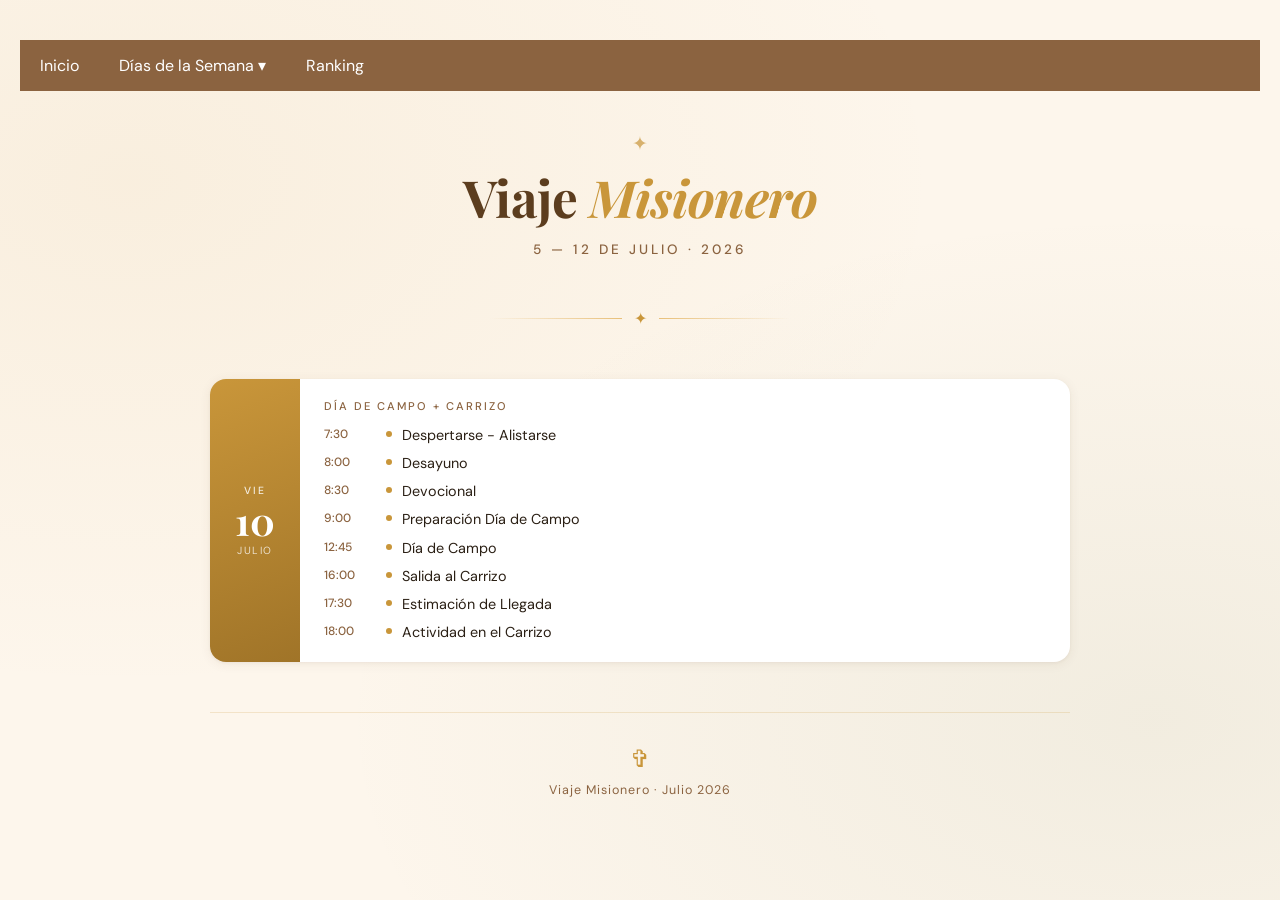
<file: viernes.html>
<!DOCTYPE html>
<html lang="es">
<head>
<meta charset="UTF-8">
<meta name="viewport" content="width=device-width, initial-scale=1.0">
<title>Viaje Misionero — Julio 2026</title>
<link href="https://fonts.googleapis.com/css2?family=Playfair+Display:ital,wght@0,400;0,700;1,400&family=DM+Sans:wght@300;400;500&display=swap" rel="stylesheet">
<link href="styles.css" rel="stylesheet">
</head>
<body>
<nav>
  <ul class="main-nav">
  <li><a href="index.html">Inicio</a></li>
  
  <!-- Parent Item with Dropdown -->
  <li class="dropdown">
    <a href="#">Días de la Semana ▾</a>
    <ul class="dropdown-menu">
      <li><a href="domingo.html">DOMINGO</a></li>
      <li><a href="lunes.html">LUNES</a></li>
      <li><a href="martes.html">MARTES</a></li>
      <li><a href="miércoles.html">MIÉRCOLES</a></li>
      <li><a href="jueves.html">JUEVES</a></li>
      <li><a href="viernes.html">VIERNES</a></li>
      <li><a href="sabado.html">SÁBADO</a></li>
      <li><a href="domingo2.html">DOMINGO</a></li>
    </ul>
  </li>
  
  <li><a href="ranking.html">Ranking</a></li>
</nav>
<div class="page">

  <header class="header">
    <h1>Viaje <em>Misionero</em></h1>
    <p class="dates">5 — 12 de Julio · 2026</p>
  </header>

  <div class="divider"><span>✦</span></div>

  <div class="days">
    <!-- VIERNES 10 -->
    <div class="day-card color-gold">
      <div class="day-sidebar">
        <span class="weekday">Vie</span>
        <span class="num">10</span>
        <span class="month">Julio</span>
      </div>
      <div class="day-content">
        <p class="day-label">Día de Campo + Carrizo</p>
        <ul class="activities">
          <li class="activity"><span class="time">7:30</span><span class="dot"></span><span>Despertarse - Alistarse</span></li>
          <li class="activity"><span class="time">8:00</span><span class="dot"></span><span>Desayuno</span></li>
          <li class="activity"><span class="time">8:30</span><span class="dot"></span><span>Devocional</span></li>
          <li class="activity"><span class="time">9:00</span><span class="dot"></span><span>Preparación Día de Campo</span></li>
          <li class="activity"><span class="time">12:45</span><span class="dot"></span><span>Día de Campo</span></span></li>
          <li class="activity"><span class="time">16:00</span><span class="dot"></span><span>Salida al Carrizo</span></li>
          <li class="activity"><span class="time">17:30</span><span class="dot"></span><span>Estimación de Llegada</span></li>
          <li class="activity"><span class="time">18:00</span><span class="dot"></span><span>Actividad en el Carrizo</span></li>
        </ul>
      </div>
    </div>


  </div>

  <footer class="footer">
    <span class="cross">✞</span>
    <p>Viaje Misionero · Julio 2026</p>
  </footer>

</div>
</body>
</html>
</file>
<file: styles.css>
:root {
    --cream: #fdf6ec;
    --gold: #c9963a;
    --gold-light: #e8c07a;
    --brown: #5c3d1e;
    --brown-light: #8b6340;
    --olive: #6b7c4d;
    --olive-light: #a3b57a;
    --rust: #b85c38;
    --blue: #3a6b8a;
    --ink: #2a1f14;
  }

  * { margin: 0; padding: 0; box-sizing: border-box; }

  body {
    background-color: var(--cream);
    font-family: 'DM Sans', sans-serif;
    color: var(--ink);
    min-height: 100vh;
    padding: 40px 20px 60px;
    background-image: 
      radial-gradient(ellipse at 10% 20%, rgba(201,150,58,0.08) 0%, transparent 50%),
      radial-gradient(ellipse at 90% 80%, rgba(107,124,77,0.08) 0%, transparent 50%);
  }

  .page {
    max-width: 860px;
    margin: 0 auto;
  }

  /* HEADER */
  .header {
    text-align: center;
    padding: 40px 0 50px;
    position: relative;
  }

  .header::before {
    content: '✦';
    display: block;
    font-size: 1.2rem;
    color: var(--gold);
    margin-bottom: 12px;
    opacity: 0.7;
  }

  .header h1 {
    font-family: 'Playfair Display', serif;
    font-size: clamp(2rem, 5vw, 3.2rem);
    color: var(--brown);
    line-height: 1.15;
    letter-spacing: -0.5px;
  }

  .header h1 em {
    font-style: italic;
    color: var(--gold);
  }

  .header .dates {
    margin-top: 14px;
    font-size: 0.85rem;
    font-weight: 500;
    letter-spacing: 3px;
    text-transform: uppercase;
    color: var(--brown-light);
  }

  .divider {
    display: flex;
    align-items: center;
    gap: 12px;
    margin: 0 auto 50px;
    max-width: 300px;
  }

  .divider::before, .divider::after {
    content: '';
    flex: 1;
    height: 1px;
    background: linear-gradient(to right, transparent, var(--gold-light));
  }
  .divider::after {
    background: linear-gradient(to left, transparent, var(--gold-light));
  }

  .divider span {
    color: var(--gold);
    font-size: 1rem;
  }

  /* DAYS GRID */
  .days {
    display: flex;
    flex-direction: column;
    gap: 24px;
  }

  .day-card {
    background: white;
    border-radius: 16px;
    overflow: hidden;
    box-shadow: 0 2px 12px rgba(92,61,30,0.07), 0 1px 3px rgba(92,61,30,0.05);
    display: grid;
    grid-template-columns: 90px 1fr;
    transition: transform 0.2s ease, box-shadow 0.2s ease;
    animation: fadeUp 0.5s ease both;
  }

  .day-card:hover {
    transform: translateY(-2px);
    box-shadow: 0 8px 28px rgba(92,61,30,0.12);
  }

  @keyframes fadeUp {
    from { opacity: 0; transform: translateY(18px); }
    to { opacity: 1; transform: translateY(0); }
  }

  .day-card:nth-child(1) { animation-delay: 0.05s; }
  .day-card:nth-child(2) { animation-delay: 0.1s; }
  .day-card:nth-child(3) { animation-delay: 0.15s; }
  .day-card:nth-child(4) { animation-delay: 0.2s; }
  .day-card:nth-child(5) { animation-delay: 0.25s; }
  .day-card:nth-child(6) { animation-delay: 0.3s; }
  .day-card:nth-child(7) { animation-delay: 0.35s; }
  .day-card:nth-child(8) { animation-delay: 0.4s; }

  .day-sidebar {
    display: flex;
    flex-direction: column;
    align-items: center;
    justify-content: center;
    padding: 24px 10px;
    color: white;
    text-align: center;
  }

  .day-sidebar .weekday {
    font-size: 0.65rem;
    font-weight: 500;
    letter-spacing: 2px;
    text-transform: uppercase;
    opacity: 0.85;
    margin-bottom: 4px;
  }

  .day-sidebar .num {
    font-family: 'Playfair Display', serif;
    font-size: 2.4rem;
    font-weight: 700;
    line-height: 1;
  }

  .day-sidebar .month {
    font-size: 0.65rem;
    letter-spacing: 1.5px;
    text-transform: uppercase;
    opacity: 0.75;
    margin-top: 4px;
  }

  .color-gold .day-sidebar { background: linear-gradient(160deg, #c9963a, #a07428); }
  .color-olive .day-sidebar { background: linear-gradient(160deg, #6b7c4d, #4f5e35); }
  .color-brown .day-sidebar { background: linear-gradient(160deg, #7a5230, #5c3d1e); }
  .color-rust .day-sidebar { background: linear-gradient(160deg, #b85c38, #8f3f20); }
  .color-blue .day-sidebar { background: linear-gradient(160deg, #3a6b8a, #245070); }
  .color-sage .day-sidebar { background: linear-gradient(160deg, #7a9e7e, #5a7e5e); }

  .day-content {
    padding: 20px 24px;
  }

  .day-label {
    font-size: 0.7rem;
    font-weight: 500;
    letter-spacing: 2px;
    text-transform: uppercase;
    color: var(--brown-light);
    margin-bottom: 12px;
  }

  .activities {
    list-style: none;
    display: flex;
    flex-direction: column;
    gap: 8px;
  }

  .activity {
    display: flex;
    align-items: flex-start;
    gap: 10px;
    font-size: 0.9rem;
    color: var(--ink);
    line-height: 1.4;
  }

  .activity .time {
    font-size: 0.75rem;
    font-weight: 500;
    color: var(--brown-light);
    min-width: 52px;
    padding-top: 1px;
    flex-shrink: 0;
  }

  .activity .dot {
    width: 6px;
    height: 6px;
    border-radius: 50%;
    margin-top: 6px;
    flex-shrink: 0;
  }

  .color-gold .activity .dot { background: var(--gold); }
  .color-olive .activity .dot { background: var(--olive); }
  .color-brown .activity .dot { background: var(--brown-light); }
  .color-rust .activity .dot { background: var(--rust); }
  .color-blue .activity .dot { background: var(--blue); }
  .color-sage .activity .dot { background: #7a9e7e; }

  .note {
    margin-top: 12px;
    padding: 8px 12px;
    background: var(--cream);
    border-radius: 8px;
    font-size: 0.78rem;
    color: var(--brown-light);
    font-style: italic;
  }

  /* SPECIAL CARDS */
  .special-card {
    background: linear-gradient(135deg, #3a6b8a 0%, #245070 100%);
    color: white;
    border-radius: 16px;
    padding: 28px 32px;
    text-align: center;
    box-shadow: 0 4px 20px rgba(58,107,138,0.25);
    animation: fadeUp 0.5s ease both;
  }

  .special-card .icon {
    font-size: 2rem;
    margin-bottom: 10px;
  }

  .special-card h3 {
    font-family: 'Playfair Display', serif;
    font-size: 1.3rem;
    margin-bottom: 6px;
  }

  .special-card p {
    font-size: 0.88rem;
    opacity: 0.85;
  }

  /* FOOTER */
  .footer {
    text-align: center;
    margin-top: 50px;
    padding-top: 30px;
    border-top: 1px solid rgba(201,150,58,0.2);
  }

  .footer p {
    font-size: 0.78rem;
    color: var(--brown-light);
    letter-spacing: 1px;
  }

  .footer .cross {
    font-size: 1.5rem;
    color: var(--gold);
    margin-bottom: 8px;
    display: block;
  }

  @media (max-width: 480px) {
    .day-card { grid-template-columns: 70px 1fr; }
    .day-sidebar .num { font-size: 1.8rem; }
    .day-content { padding: 16px; }
  }

 .horizontal-list {
  display: flex;            /* Aligns items side-by-side */
  list-style: none;         /* Removes default bullet points */
  padding: 0;               /* Removes default left padding */
  margin: 0;                /* Removes default margins */
  gap: 20px;                /* Adds spacing between the items */
}

.horizontal-list a {
  text-decoration: none;
  color:#8b6340
}

.horizontal-list li:not(:last-child) {
  border-right: 1px solid #ccc; /* Creates the vertical line */
  padding-right: 40px;          /* Spacing before the line */
}

.horizontal-list li {
  padding-left: 15px;           /* Spacing after the line */
}

/* Main Navigation Styles */
.main-nav {
  display: flex;
  list-style: none;
  background-color: #8b6340;
  padding: 0;
  margin: 0;
}

.main-nav > li {
  position: relative; /* Crucial: anchors the dropdown menu */
}

.main-nav a {
  display: block;
  color: white;
  padding: 15px 20px;
  text-decoration: none;
}

.main-nav a:hover {
  background-color: var(--brown);
}

/* Dropdown Menu Hidden Styles */
.dropdown-menu {
  display: none;        /* Hides the menu by default */
  position: absolute;   /* Floats the menu */
  top: 100%;            /* Positions it right below the parent */
  left: 0;
  background-color: #fff;
  min-width: 160px;
  list-style: none;
  padding: 0;
  margin: 0;
  box-shadow: 0px 8px 16px rgba(0,0,0,0.2);
  z-index: 1;           /* Ensures it sits on top of other content */
}

.dropdown-menu a {
  color: #333;          /* Dark text for the light dropdown background */
  padding: 12px 16px;
}

.dropdown-menu a:hover {
  background-color: #f1f1f1;
}

/* The Magic Trigger: Show on Hover */
.dropdown:hover .dropdown-menu {
  display: block;       /* Shows the menu when parent is hovered */
}

.verse {
  display:block;
  margin-top: -300px;
  padding-left: 50px;

}
</file>
